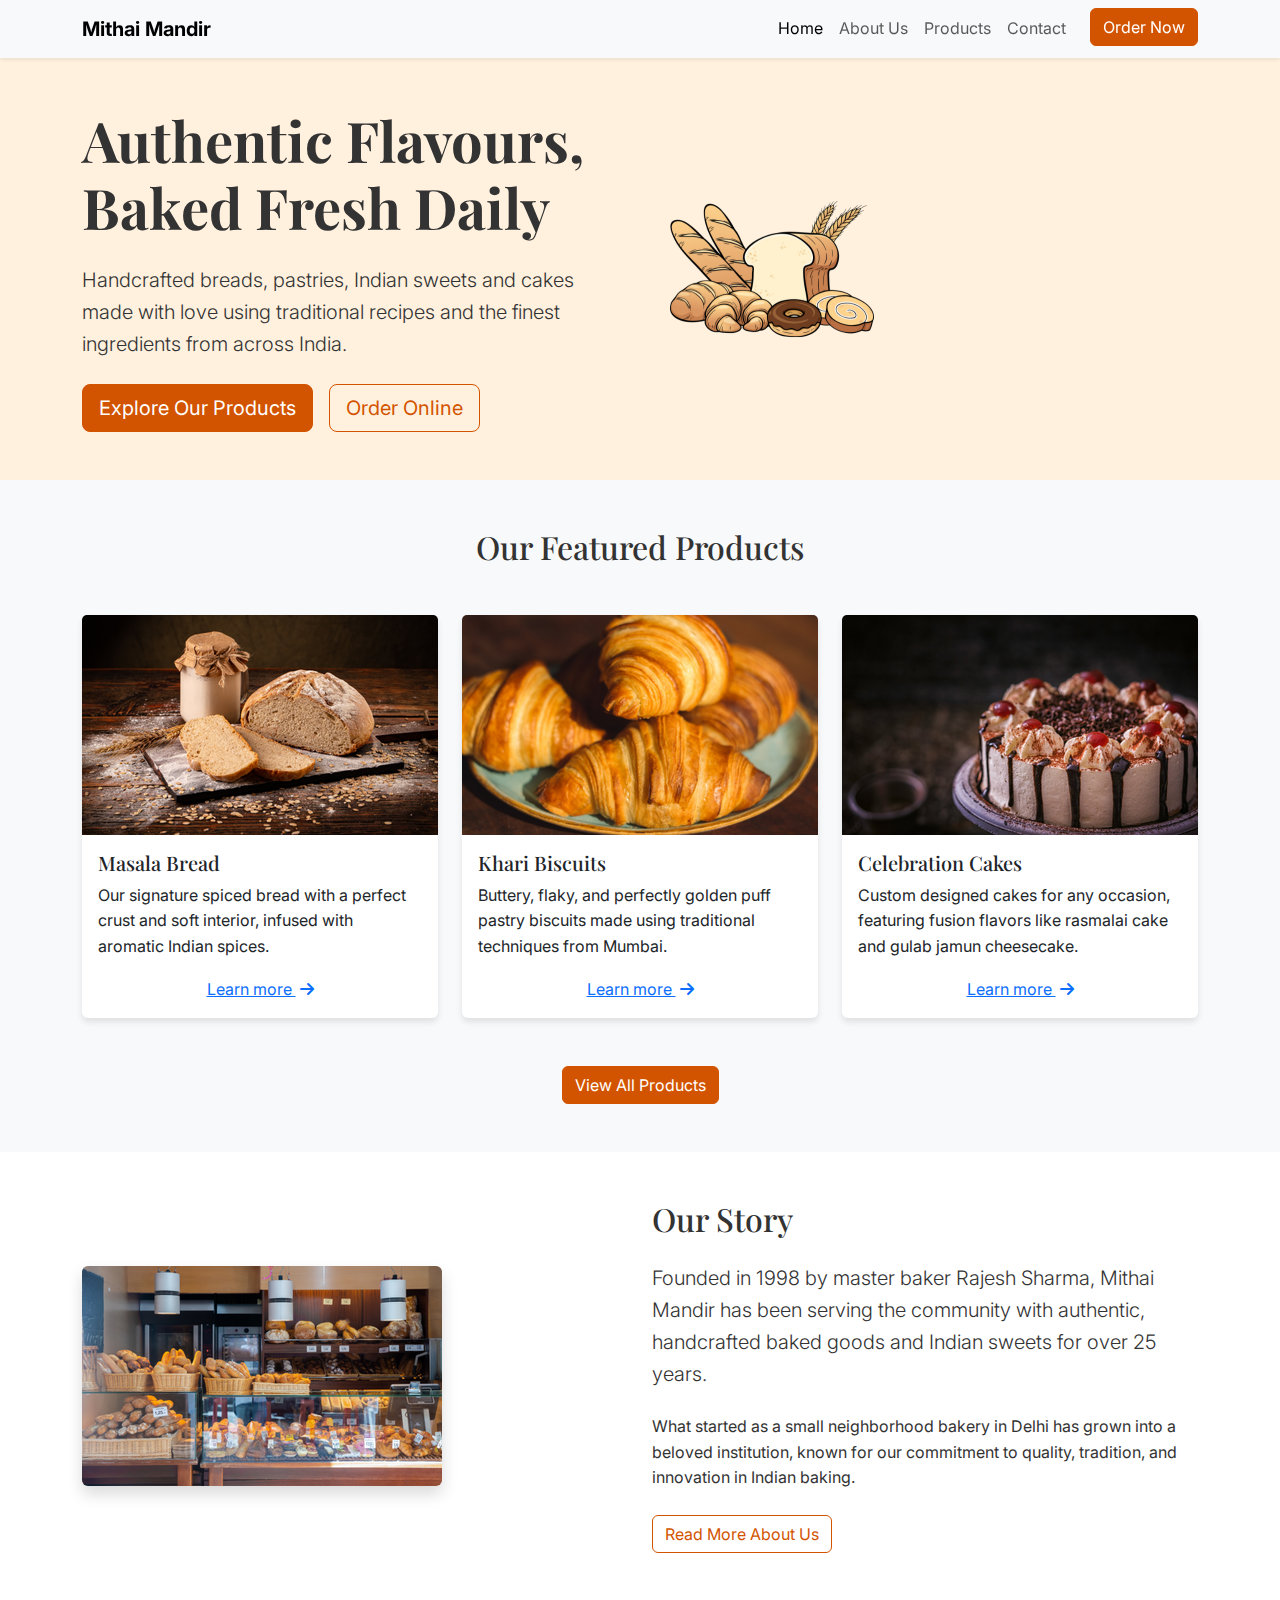
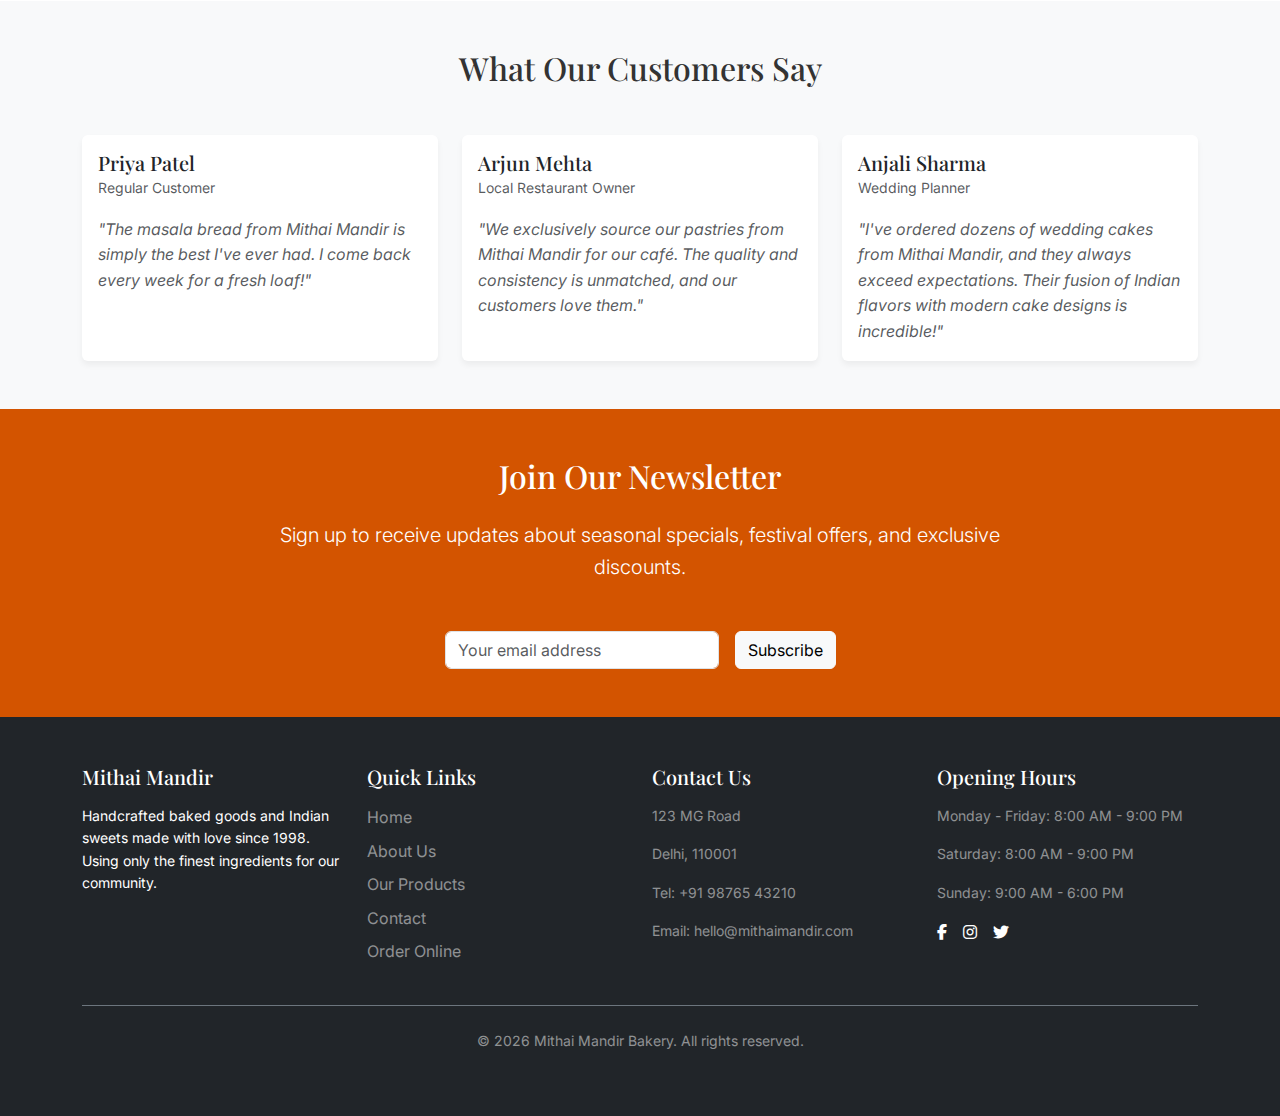
<file: index.html>
<!DOCTYPE html>
<html lang="en">

<head>
    <meta charset="UTF-8">
    <meta name="viewport" content="width=device-width, initial-scale=1.0">
    <title>Mithai Mandir Bakery</title>
    <meta name="description" content="Delicious artisan breads, pastries, cakes and Indian sweets baked fresh daily">

    <!-- Bootstrap CSS -->
    <link href="https://cdn.jsdelivr.net/npm/bootstrap@5.3.0/dist/css/bootstrap.min.css" rel="stylesheet">

    <!-- Google Fonts -->
    <link
        href="https://fonts.googleapis.com/css2?family=Inter:wght@300;400;500;600;700&family=Playfair+Display:wght@400;500;600;700&display=swap"
        rel="stylesheet">

    <!-- Font Awesome Icons -->
    <link rel="stylesheet" href="https://cdnjs.cloudflare.com/ajax/libs/font-awesome/6.4.0/css/all.min.css">

    <!-- Custom CSS -->
    <link rel="stylesheet" href="./CSS/style.css">
</head>

<body>
    <!-- Navigation -->
    <nav class="navbar navbar-expand-lg navbar-light bg-light sticky-top shadow-sm">
        <div class="container">
            <a class="navbar-brand fw-bold" href="index.html">
                Mithai Mandir
            </a>
            <button class="navbar-toggler" type="button" data-bs-toggle="collapse" data-bs-target="#navbarNav">
                <span class="navbar-toggler-icon"></span>
            </button>
            <div class="collapse navbar-collapse" id="navbarNav">
                <ul class="navbar-nav ms-auto">
                    <li class="nav-item">
                        <a class="nav-link active" href="index.html">Home</a>
                    </li>
                    <li class="nav-item">
                        <a class="nav-link" href="about.html">About Us</a>
                    </li>
                    <li class="nav-item">
                        <a class="nav-link" href="products.html">Products</a>
                    </li>
                    <li class="nav-item">
                        <a class="nav-link" href="contact.html">Contact</a>
                    </li>
                    <li class="nav-item ms-lg-3">
                        <a class="btn btn-primary" href="order.html">Order Now</a>
                    </li>
                </ul>
            </div>
        </div>
    </nav>

    <!-- Hero Section -->
    <section class="hero py-5">
        <div class="container">
            <div class="row align-items-center">
                <div class="col-lg-6">
                    <h1 class="display-4 fw-bold mb-4">Authentic Flavours, Baked Fresh Daily</h1>
                    <p class="lead mb-4">Handcrafted breads, pastries, Indian sweets and cakes made with love using
                        traditional recipes and the finest ingredients from across India.</p>
                    <div class="d-flex flex-wrap gap-3">
                        <a href="products.html" class="btn btn-primary btn-lg">Explore Our Products</a>
                        <a href="order.html" class="btn btn-outline-primary btn-lg">Order Online</a>
                    </div>
                </div>
                <div class="col-lg-6 mt-5 mt-lg-0">
                    <img src="img/hero-bread.png" alt="Fresh baked Indian breads" class="img-fluid">
                </div>
            </div>
        </div>
    </section>

    <!-- Featured Products -->
    <section class="py-5 bg-light">
        <div class="container">
            <h2 class="text-center mb-5">Our Featured Products</h2>

            <div class="row g-4">
                <!-- Product 1 -->
                <div class="col-md-6 col-lg-4">
                    <div class="card h-100 product-card">
                        <img src="img/sourdough.png" class="card-img-top" alt="Masala Bread">
                        <div class="card-body d-flex flex-column">
                            <h3 class="card-title h5">Masala Bread</h3>
                            <p class="card-text flex-grow-1">Our signature spiced bread with a perfect crust and soft
                                interior, infused with aromatic Indian spices.</p>
                            <a href="products.html" class="btn btn-link p-0">Learn more <i
                                    class="fas fa-arrow-right ms-1"></i></a>
                        </div>
                    </div>
                </div>

                <!-- Product 2 -->
                <div class="col-md-6 col-lg-4">
                    <div class="card h-100 product-card">
                        <img src="img/croissants.png" class="card-img-top" alt="Khari Biscuits">
                        <div class="card-body d-flex flex-column">
                            <h3 class="card-title h5">Khari Biscuits</h3>
                            <p class="card-text flex-grow-1">Buttery, flaky, and perfectly golden puff pastry biscuits
                                made using traditional techniques from Mumbai.</p>
                            <a href="products.html" class="btn btn-link p-0">Learn more <i
                                    class="fas fa-arrow-right ms-1"></i></a>
                        </div>
                    </div>
                </div>

                <!-- Product 3 -->
                <div class="col-md-6 col-lg-4 mx-auto">
                    <div class="card h-100 product-card">
                        <img src="img/cake.png" class="card-img-top" alt="Celebration Cakes">
                        <div class="card-body d-flex flex-column">
                            <h3 class="card-title h5">Celebration Cakes</h3>
                            <p class="card-text flex-grow-1">Custom designed cakes for any occasion, featuring fusion
                                flavors like rasmalai cake and gulab jamun cheesecake.</p>
                            <a href="products.html" class="btn btn-link p-0">Learn more <i
                                    class="fas fa-arrow-right ms-1"></i></a>
                        </div>
                    </div>
                </div>
            </div>

            <div class="text-center mt-5">
                <a href="products.html" class="btn btn-primary">View All Products</a>
            </div>
        </div>
    </section>

    <!-- Our Story Section -->
    <section class="py-5">
        <div class="container">
            <div class="row align-items-center">
                <div class="col-lg-6 mb-4 mb-lg-0">
                    <img src="img/bakery-story.png" alt="Bakery founders" class="img-fluid rounded shadow">
                </div>
                <div class="col-lg-6">
                    <h2 class="mb-4">Our Story</h2>
                    <p class="lead mb-4">Founded in 1998 by master baker Rajesh Sharma, Mithai Mandir has been serving
                        the community with authentic, handcrafted baked goods and Indian sweets for over 25 years.</p>
                    <p class="mb-4">What started as a small neighborhood bakery in Delhi has grown into a beloved
                        institution, known for our commitment to quality, tradition, and innovation in Indian baking.
                    </p>
                    <a href="about.html" class="btn btn-outline-primary">Read More About Us</a>
                </div>
            </div>
        </div>
    </section>

    <!-- Testimonials -->
    <section class="py-5 bg-light">
        <div class="container">
            <h2 class="text-center mb-5">What Our Customers Say</h2>

            <div class="row g-4">
                <!-- Testimonial 1 -->
                <div class="col-md-6 col-lg-4">
                    <div class="card h-100 testimonial">
                        <div class="card-body">
                            <div class="d-flex align-items-center mb-3">
                                <div>
                                    <h5 class="card-title mb-0">Priya Patel</h5>
                                    <small class="text-muted">Regular Customer</small>
                                </div>
                            </div>
                            <p class="card-text fst-italic text-muted">"The masala bread from Mithai Mandir is simply
                                the best I've ever had. I come back every week for a fresh loaf!"</p>
                        </div>
                    </div>
                </div>

                <!-- Testimonial 2 -->
                <div class="col-md-6 col-lg-4">
                    <div class="card h-100 testimonial">
                        <div class="card-body">
                            <div class="d-flex align-items-center mb-3">
                                <div>
                                    <h5 class="card-title mb-0">Arjun Mehta</h5>
                                    <small class="text-muted">Local Restaurant Owner</small>
                                </div>
                            </div>
                            <p class="card-text fst-italic text-muted">"We exclusively source our pastries from Mithai
                                Mandir for our café. The quality and consistency is unmatched, and our customers love
                                them."</p>
                        </div>
                    </div>
                </div>

                <!-- Testimonial 3 -->
                <div class="col-md-6 col-lg-4 mx-auto">
                    <div class="card h-100 testimonial">
                        <div class="card-body">
                            <div class="d-flex align-items-center mb-3">
                                <div>
                                    <h5 class="card-title mb-0">Anjali Sharma</h5>
                                    <small class="text-muted">Wedding Planner</small>
                                </div>
                            </div>
                            <p class="card-text fst-italic text-muted">"I've ordered dozens of wedding cakes from Mithai
                                Mandir, and they always exceed expectations. Their fusion of Indian flavors with modern
                                cake designs is incredible!"</p>
                        </div>
                    </div>
                </div>
            </div>
        </div>
    </section>

    <!-- Newsletter -->
    <section class="py-5 bg-primary text-white">
        <div class="container">
            <div class="row justify-content-center">
                <div class="col-lg-8 text-center">
                    <h2 class="mb-4">Join Our Newsletter</h2>
                    <p class="lead mb-5">Sign up to receive updates about seasonal specials, festival offers, and
                        exclusive discounts.</p>

                    <form class="row g-3 justify-content-center" id="newsletter-form">
                        <div class="col-auto">
                            <input type="email" class="form-control" placeholder="Your email address" required>
                        </div>
                        <div class="col-auto">
                            <button type="submit" class="btn btn-light">Subscribe</button>
                        </div>
                    </form>
                    <div id="newsletter-success" class="alert alert-success mt-3 d-none">
                        Thank you for subscribing!
                    </div>
                </div>
            </div>
        </div>
    </section>

    <!-- Footer -->
    <footer class="bg-dark text-white py-5">
        <div class="container">
            <div class="row g-4">
                <!-- Column 1: Logo & About -->
                <div class="col-lg-3 col-md-6">
                    <h3 class="h5 mb-3">Mithai Mandir</h3>
                    <p class="small">Handcrafted baked goods and Indian sweets made with love since 1998. Using only the
                        finest ingredients for our community.</p>
                </div>

                <!-- Column 2: Quick Links -->
                <div class="col-lg-3 col-md-6">
                    <h4 class="h5 mb-3">Quick Links</h4>
                    <ul class="list-unstyled">
                        <li class="mb-2"><a href="index.html"
                                class="text-decoration-none text-white-50 hover-white">Home</a></li>
                        <li class="mb-2"><a href="about.html"
                                class="text-decoration-none text-white-50 hover-white">About Us</a></li>
                        <li class="mb-2"><a href="products.html"
                                class="text-decoration-none text-white-50 hover-white">Our Products</a></li>
                        <li class="mb-2"><a href="contact.html"
                                class="text-decoration-none text-white-50 hover-white">Contact</a></li>
                        <li><a href="order.html" class="text-decoration-none text-white-50 hover-white">Order Online</a>
                        </li>
                    </ul>
                </div>

                <!-- Column 3: Contact -->
                <div class="col-lg-3 col-md-6">
                    <h4 class="h5 mb-3">Contact Us</h4>
                    <address class="small text-white-50">
                        <p>123 MG Road</p>
                        <p>Delhi, 110001</p>
                        <p class="mt-2">Tel: +91 98765 43210</p>
                        <p>Email: hello@mithaimandir.com</p>
                    </address>
                </div>

                <!-- Column 4: Hours -->
                <div class="col-lg-3 col-md-6">
                    <h4 class="h5 mb-3">Opening Hours</h4>
                    <div class="small text-white-50">
                        <p>Monday - Friday: 8:00 AM - 9:00 PM</p>
                        <p>Saturday: 8:00 AM - 9:00 PM</p>
                        <p>Sunday: 9:00 AM - 6:00 PM</p>
                    </div>
                    <div class="mt-3 d-flex gap-3">
                        <a href="#" class="text-white"><i class="fab fa-facebook-f"></i></a>
                        <a href="#" class="text-white"><i class="fab fa-instagram"></i></a>
                        <a href="#" class="text-white"><i class="fab fa-twitter"></i></a>
                    </div>
                </div>
            </div>

            <div class="border-top border-secondary mt-4 pt-4 text-center text-white-50 small">
                <p>© <span id="current-year"></span> Mithai Mandir Bakery. All rights reserved.</p>
            </div>
        </div>
    </footer>

    <!-- Bootstrap JS Bundle with Popper -->
    <script src="https://cdn.jsdelivr.net/npm/bootstrap@5.3.0/dist/js/bootstrap.bundle.min.js"></script>

    <!-- Custom JavaScript -->
    <script src="./JS/script.js"></script>
</body>

</html>
</file>
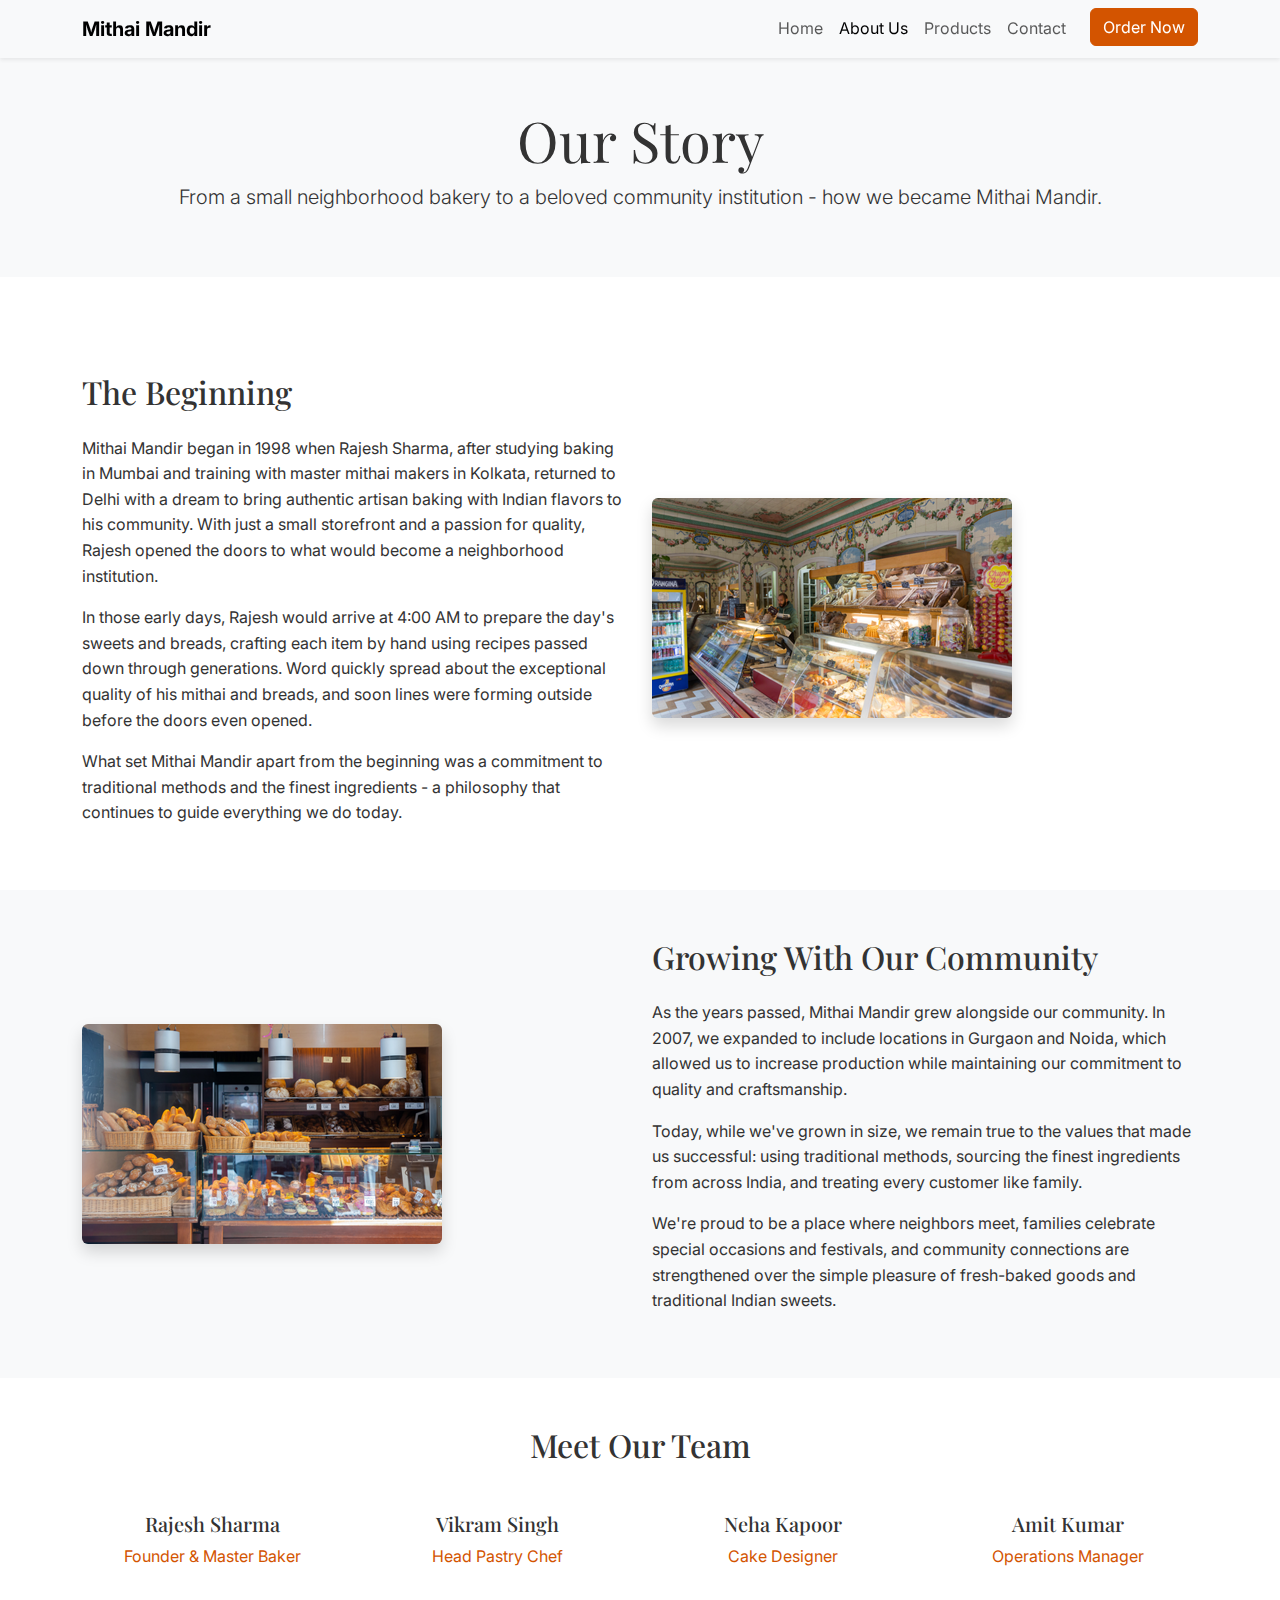
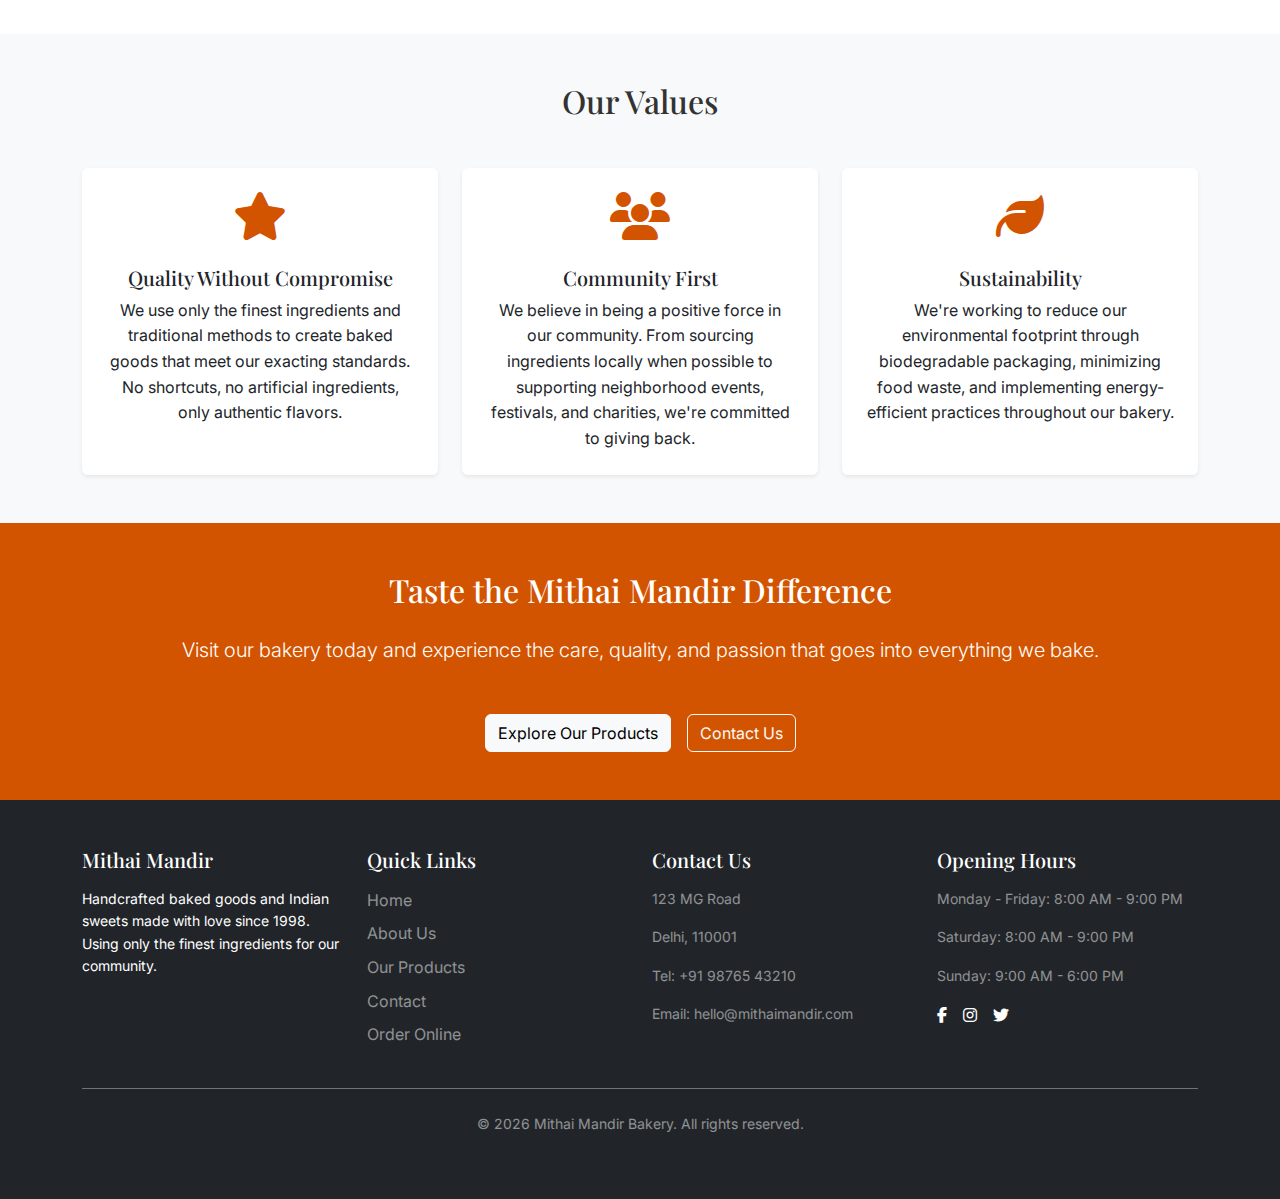
<file: about.html>
<!DOCTYPE html>
<html lang="en">

<head>
    <meta charset="UTF-8">
    <meta name="viewport" content="width=device-width, initial-scale=1.0">
    <title>About Us - Mithai Mandir Bakery</title>
    <meta name="description" content="Learn about the story behind Mithai Mandir Bakery, our team, and our values.">

    <!-- Bootstrap CSS -->
    <link href="https://cdn.jsdelivr.net/npm/bootstrap@5.3.0/dist/css/bootstrap.min.css" rel="stylesheet">

    <!-- Google Fonts -->
    <link
        href="https://fonts.googleapis.com/css2?family=Inter:wght@300;400;500;600;700&family=Playfair+Display:wght@400;500;600;700&display=swap"
        rel="stylesheet">

    <!-- Font Awesome Icons -->
    <link rel="stylesheet" href="https://cdnjs.cloudflare.com/ajax/libs/font-awesome/6.4.0/css/all.min.css">

    <!-- Custom CSS -->
    <link rel="stylesheet" href="./CSS/style.css">
</head>

<body>
    <!-- Navigation -->
    <nav class="navbar navbar-expand-lg navbar-light bg-light sticky-top shadow-sm">
        <div class="container">
            <a class="navbar-brand fw-bold" href="index.html">
                Mithai Mandir
            </a>
            <button class="navbar-toggler" type="button" data-bs-toggle="collapse" data-bs-target="#navbarNav">
                <span class="navbar-toggler-icon"></span>
            </button>
            <div class="collapse navbar-collapse" id="navbarNav">
                <ul class="navbar-nav ms-auto">
                    <li class="nav-item">
                        <a class="nav-link" href="index.html">Home</a>
                    </li>
                    <li class="nav-item">
                        <a class="nav-link active" href="about.html">About Us</a>
                    </li>
                    <li class="nav-item">
                        <a class="nav-link" href="products.html">Products</a>
                    </li>
                    <li class="nav-item">
                        <a class="nav-link" href="contact.html">Contact</a>
                    </li>
                    <li class="nav-item ms-lg-3">
                        <a class="btn btn-primary" href="order.html">Order Now</a>
                    </li>
                </ul>
            </div>
        </div>
    </nav>

    <!-- Page Header -->
    <section class="bg-light py-5 mb-5">
        <div class="container">
            <h1 class="text-center display-4">Our Story</h1>
            <p class="lead text-center">From a small neighborhood bakery to a beloved community institution - how we
                became Mithai Mandir.</p>
        </div>
    </section>

    <!-- Our History -->
    <section class="py-5">
        <div class="container">
            <div class="row align-items-center">
                <div class="col-lg-6 order-lg-2 mb-4 mb-lg-0">
                    <img src="img/bakery-history.png" alt="Old bakery photo" class="img-fluid rounded shadow">
                </div>
                <div class="col-lg-6 order-lg-1">
                    <h2 class="mb-4">The Beginning</h2>
                    <p class="mb-3">Mithai Mandir began in 1998 when Rajesh Sharma, after studying baking in Mumbai and
                        training with master mithai makers in Kolkata, returned to Delhi with a dream to bring authentic
                        artisan baking with Indian flavors to his community. With just a small storefront and a passion
                        for quality, Rajesh opened the doors to what would become a neighborhood institution.</p>
                    <p class="mb-3">In those early days, Rajesh would arrive at 4:00 AM to prepare the day's sweets and
                        breads, crafting each item by hand using recipes passed down through generations. Word quickly
                        spread about the exceptional quality of his mithai and breads, and soon lines were forming
                        outside before the doors even opened.</p>
                    <p>What set Mithai Mandir apart from the beginning was a commitment to traditional methods and the
                        finest ingredients - a philosophy that continues to guide everything we do today.</p>
                </div>
            </div>
        </div>
    </section>

    <!-- Growth & Values -->
    <section class="py-5 bg-light">
        <div class="container">
            <div class="row align-items-center">
                <div class="col-lg-6 mb-4 mb-lg-0">
                    <img src="img/bakery-story.png" alt="Modern bakery" class="img-fluid rounded shadow">
                </div>
                <div class="col-lg-6">
                    <h2 class="mb-4">Growing With Our Community</h2>
                    <p class="mb-3">As the years passed, Mithai Mandir grew alongside our community. In 2007, we
                        expanded to include locations in Gurgaon and Noida, which allowed us to increase production
                        while maintaining our commitment to quality and craftsmanship.</p>
                    <p class="mb-3">Today, while we've grown in size, we remain true to the values that made us
                        successful: using traditional methods, sourcing the finest ingredients from across India, and
                        treating every customer like family.</p>
                    <p>We're proud to be a place where neighbors meet, families celebrate special occasions and
                        festivals, and community connections are strengthened over the simple pleasure of fresh-baked
                        goods and traditional Indian sweets.</p>
                </div>
            </div>
        </div>
    </section>

    <!-- Our Team -->
    <section class="py-5">
        <div class="container">
            <h2 class="text-center mb-5">Meet Our Team</h2>

            <div class="row g-4">
                <!-- Team Member 1 -->
                <div class="col-md-6 col-lg-3">
                    <div class="text-center">
                        <h3 class="h5">Rajesh Sharma</h3>
                        <p class="text-primary">Founder & Master Baker</p>
                    </div>
                </div>

                <!-- Team Member 2 -->
                <div class="col-md-6 col-lg-3">
                    <div class="text-center">
                        <h3 class="h5">Vikram Singh</h3>
                        <p class="text-primary">Head Pastry Chef</p>
                    </div>
                </div>

                <!-- Team Member 3 -->
                <div class="col-md-6 col-lg-3">
                    <div class="text-center">
                        <h3 class="h5">Neha Kapoor</h3>
                        <p class="text-primary">Cake Designer</p>
                    </div>
                </div>

                <!-- Team Member 4 -->
                <div class="col-md-6 col-lg-3">
                    <div class="text-center">
                        <h3 class="h5">Amit Kumar</h3>
                        <p class="text-primary">Operations Manager</p>
                    </div>
                </div>
            </div>
        </div>
    </section>

    <!-- Our Values -->
    <section class="py-5 bg-light">
        <div class="container">
            <h2 class="text-center mb-5">Our Values</h2>

            <div class="row g-4">
                <!-- Value 1 -->
                <div class="col-md-4">
                    <div class="card h-100 border-0 shadow-sm">
                        <div class="card-body p-4">
                            <div class="text-center mb-4">
                                <i class="fas fa-star text-primary fa-3x"></i>
                            </div>
                            <h3 class="card-title h5 text-center">Quality Without Compromise</h3>
                            <p class="card-text text-center">We use only the finest ingredients and traditional methods
                                to create baked goods that meet our exacting standards. No shortcuts, no artificial
                                ingredients, only authentic flavors.</p>
                        </div>
                    </div>
                </div>

                <!-- Value 2 -->
                <div class="col-md-4">
                    <div class="card h-100 border-0 shadow-sm">
                        <div class="card-body p-4">
                            <div class="text-center mb-4">
                                <i class="fas fa-users text-primary fa-3x"></i>
                            </div>
                            <h3 class="card-title h5 text-center">Community First</h3>
                            <p class="card-text text-center">We believe in being a positive force in our community. From
                                sourcing ingredients locally when possible to supporting neighborhood events, festivals,
                                and charities, we're committed to giving back.</p>
                        </div>
                    </div>
                </div>

                <!-- Value 3 -->
                <div class="col-md-4">
                    <div class="card h-100 border-0 shadow-sm">
                        <div class="card-body p-4">
                            <div class="text-center mb-4">
                                <i class="fas fa-leaf text-primary fa-3x"></i>
                            </div>
                            <h3 class="card-title h5 text-center">Sustainability</h3>
                            <p class="card-text text-center">We're working to reduce our environmental footprint through
                                biodegradable packaging, minimizing food waste, and implementing energy-efficient
                                practices throughout our bakery.</p>
                        </div>
                    </div>
                </div>
            </div>
        </div>
    </section>

    <!-- CTA -->
    <section class="py-5 bg-primary text-white">
        <div class="container text-center">
            <h2 class="mb-4">Taste the Mithai Mandir Difference</h2>
            <p class="lead mb-5">Visit our bakery today and experience the care, quality, and passion that goes into
                everything we bake.</p>
            <div class="d-flex justify-content-center flex-wrap gap-3">
                <a href="products.html" class="btn btn-light">Explore Our Products</a>
                <a href="contact.html" class="btn btn-outline-light">Contact Us</a>
            </div>
        </div>
    </section>

    <!-- Footer -->
    <footer class="bg-dark text-white py-5">
        <div class="container">
            <div class="row g-4">
                <!-- Column 1: Logo & About -->
                <div class="col-lg-3 col-md-6">
                    <h3 class="h5 mb-3">Mithai Mandir</h3>
                    <p class="small">Handcrafted baked goods and Indian sweets made with love since 1998. Using only the
                        finest ingredients for our community.</p>
                </div>

                <!-- Column 2: Quick Links -->
                <div class="col-lg-3 col-md-6">
                    <h4 class="h5 mb-3">Quick Links</h4>
                    <ul class="list-unstyled">
                        <li class="mb-2"><a href="index.html"
                                class="text-decoration-none text-white-50 hover-white">Home</a></li>
                        <li class="mb-2"><a href="about.html"
                                class="text-decoration-none text-white-50 hover-white">About Us</a></li>
                        <li class="mb-2"><a href="products.html"
                                class="text-decoration-none text-white-50 hover-white">Our Products</a></li>
                        <li class="mb-2"><a href="contact.html"
                                class="text-decoration-none text-white-50 hover-white">Contact</a></li>
                        <li><a href="order.html" class="text-decoration-none text-white-50 hover-white">Order Online</a>
                        </li>
                    </ul>
                </div>

                <!-- Column 3: Contact -->
                <div class="col-lg-3 col-md-6">
                    <h4 class="h5 mb-3">Contact Us</h4>
                    <address class="small text-white-50">
                        <p>123 MG Road</p>
                        <p>Delhi, 110001</p>
                        <p class="mt-2">Tel: +91 98765 43210</p>
                        <p>Email: hello@mithaimandir.com</p>
                    </address>
                </div>

                <!-- Column 4: Hours -->
                <div class="col-lg-3 col-md-6">
                    <h4 class="h5 mb-3">Opening Hours</h4>
                    <div class="small text-white-50">
                        <p>Monday - Friday: 8:00 AM - 9:00 PM</p>
                        <p>Saturday: 8:00 AM - 9:00 PM</p>
                        <p>Sunday: 9:00 AM - 6:00 PM</p>
                    </div>
                    <div class="mt-3 d-flex gap-3">
                        <a href="#" class="text-white"><i class="fab fa-facebook-f"></i></a>
                        <a href="#" class="text-white"><i class="fab fa-instagram"></i></a>
                        <a href="#" class="text-white"><i class="fab fa-twitter"></i></a>
                    </div>
                </div>
            </div>

            <div class="border-top border-secondary mt-4 pt-4 text-center text-white-50 small">
                <p>© <span id="current-year"></span> Mithai Mandir Bakery. All rights reserved.</p>
            </div>
        </div>
    </footer>

    <!-- Bootstrap JS Bundle with Popper -->
    <script src="https://cdn.jsdelivr.net/npm/bootstrap@5.3.0/dist/js/bootstrap.bundle.min.js"></script>

    <!-- Custom JavaScript -->
    <script src="./JS/script.js"></script>
</body>

</html>
</file>
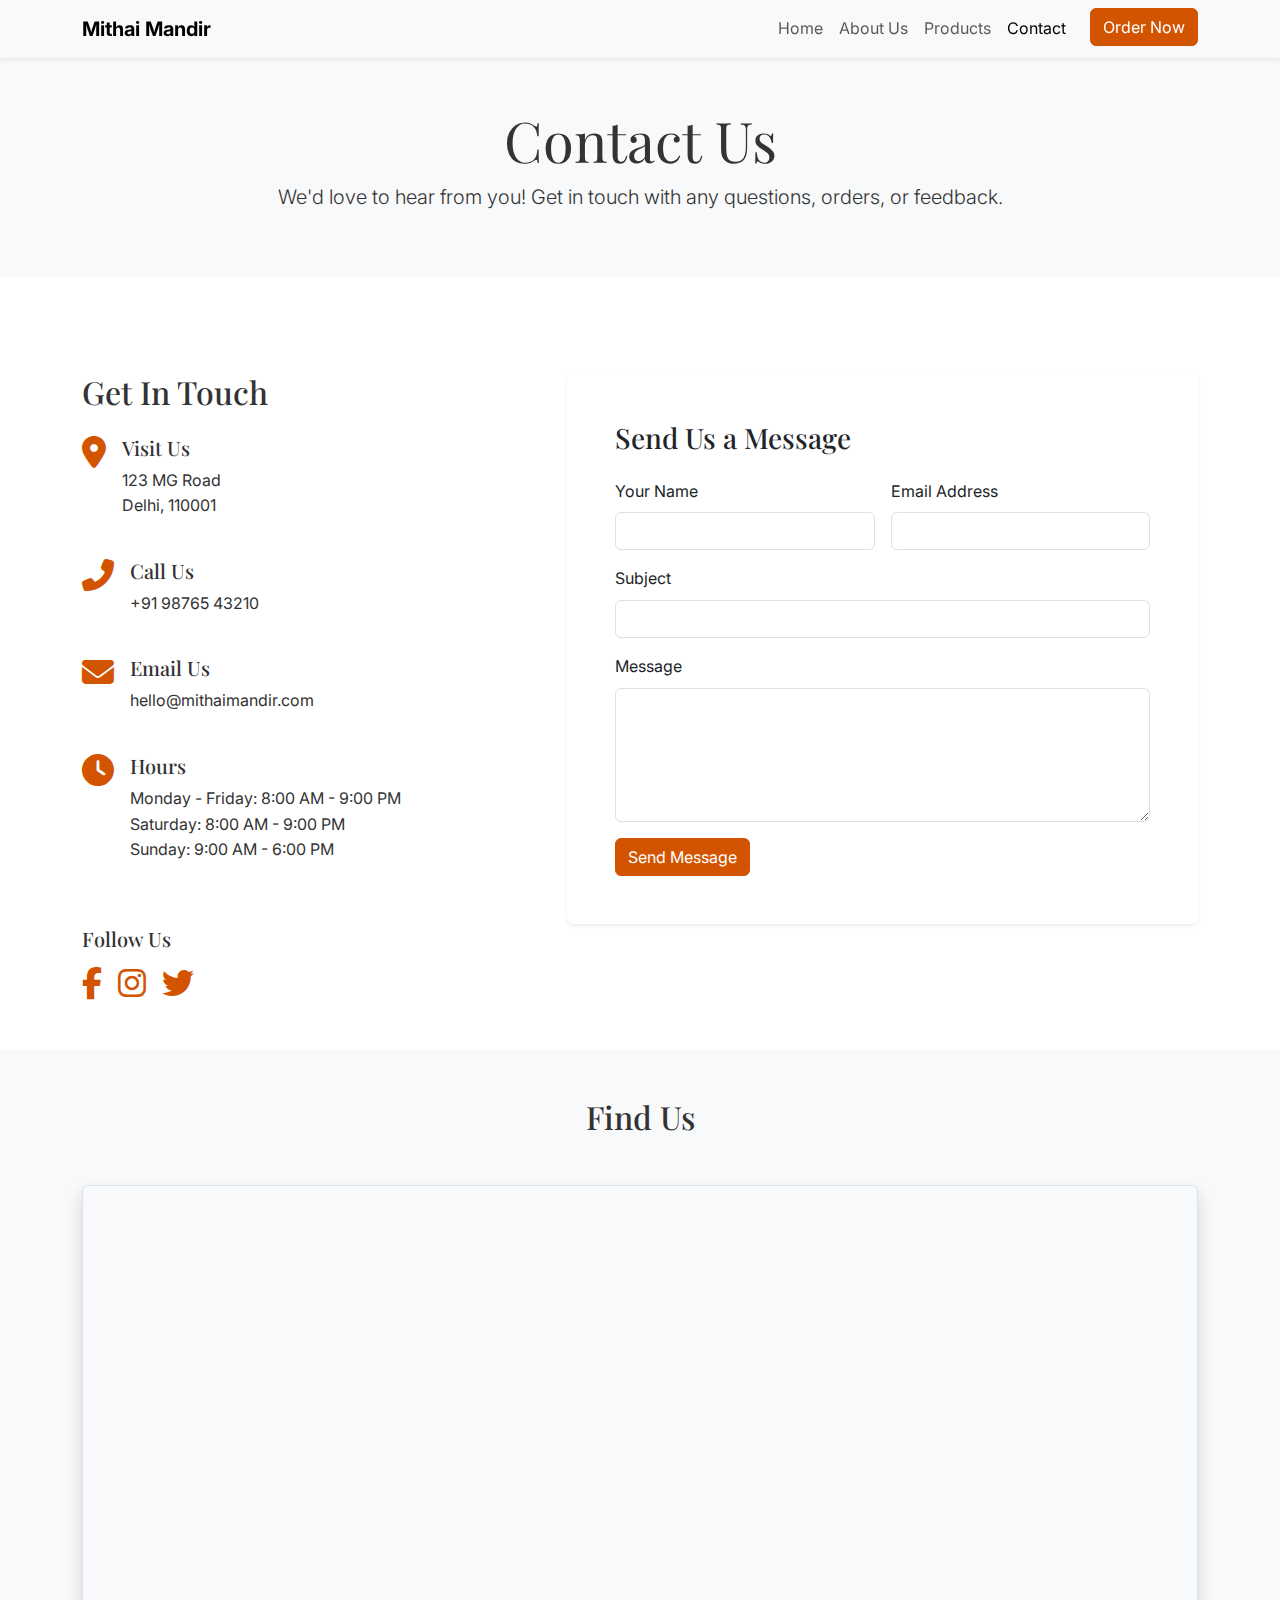
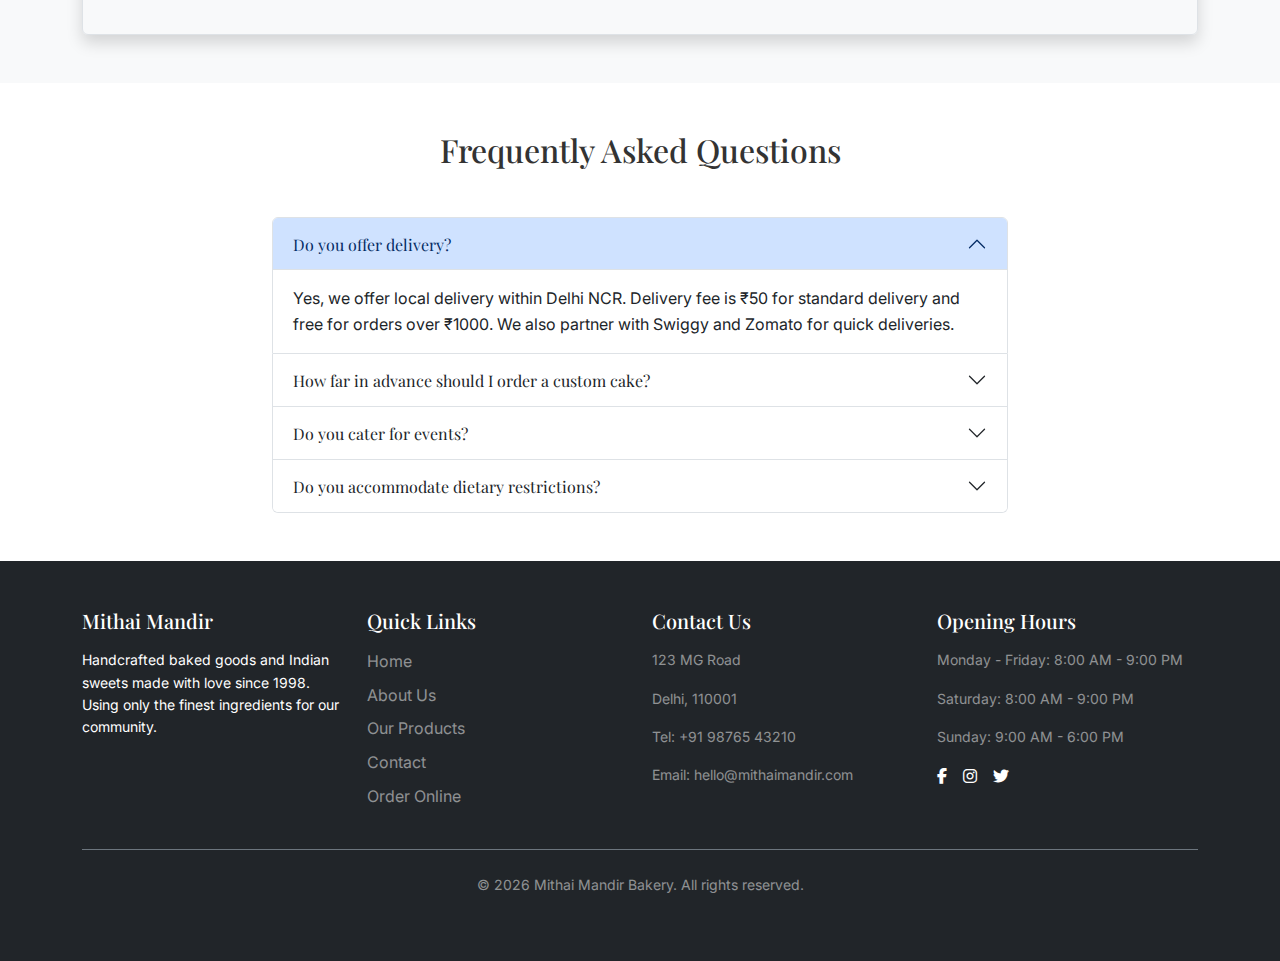
<file: contact.html>
<!DOCTYPE html>
<html lang="en">

<head>
    <meta charset="UTF-8">
    <meta name="viewport" content="width=device-width, initial-scale=1.0">
    <title>Contact Us - Mithai Mandir Bakery</title>
    <meta name="description"
        content="Get in touch with Mithai Mandir Bakery for inquiries, custom orders, or feedback.">

    <!-- Bootstrap CSS -->
    <link href="https://cdn.jsdelivr.net/npm/bootstrap@5.3.0/dist/css/bootstrap.min.css" rel="stylesheet">

    <!-- Google Fonts -->
    <link
        href="https://fonts.googleapis.com/css2?family=Inter:wght@300;400;500;600;700&family=Playfair+Display:wght@400;500;600;700&display=swap"
        rel="stylesheet">

    <!-- Font Awesome Icons -->
    <link rel="stylesheet" href="https://cdnjs.cloudflare.com/ajax/libs/font-awesome/6.4.0/css/all.min.css">

    <!-- Custom CSS -->
    <link rel="stylesheet" href="./CSS/style.css">
</head>

<body>
    <!-- Navigation -->
    <nav class="navbar navbar-expand-lg navbar-light bg-light sticky-top shadow-sm">
        <div class="container">
            <a class="navbar-brand fw-bold" href="index.html">
                Mithai Mandir
            </a>
            <button class="navbar-toggler" type="button" data-bs-toggle="collapse" data-bs-target="#navbarNav">
                <span class="navbar-toggler-icon"></span>
            </button>
            <div class="collapse navbar-collapse" id="navbarNav">
                <ul class="navbar-nav ms-auto">
                    <li class="nav-item">
                        <a class="nav-link" href="index.html">Home</a>
                    </li>
                    <li class="nav-item">
                        <a class="nav-link" href="about.html">About Us</a>
                    </li>
                    <li class="nav-item">
                        <a class="nav-link" href="products.html">Products</a>
                    </li>
                    <li class="nav-item">
                        <a class="nav-link active" href="contact.html">Contact</a>
                    </li>
                    <li class="nav-item ms-lg-3">
                        <a class="btn btn-primary" href="order.html">Order Now</a>
                    </li>
                </ul>
            </div>
        </div>
    </nav>

    <!-- Page Header -->
    <section class="bg-light py-5 mb-5">
        <div class="container">
            <h1 class="text-center display-4">Contact Us</h1>
            <p class="lead text-center">We'd love to hear from you! Get in touch with any questions, orders, or
                feedback.</p>
        </div>
    </section>

    <!-- Contact Details & Form -->
    <section class="py-5">
        <div class="container">
            <div class="row g-5">
                <!-- Contact Info -->
                <div class="col-lg-5">
                    <h2 class="mb-4">Get In Touch</h2>

                    <div class="d-flex mb-4">
                        <div class="flex-shrink-0 me-3">
                            <i class="fas fa-map-marker-alt text-primary fa-2x"></i>
                        </div>
                        <div>
                            <h5 class="mt-0">Visit Us</h5>
                            <p>123 MG Road<br>Delhi, 110001</p>
                        </div>
                    </div>

                    <div class="d-flex mb-4">
                        <div class="flex-shrink-0 me-3">
                            <i class="fas fa-phone-alt text-primary fa-2x"></i>
                        </div>
                        <div>
                            <h5 class="mt-0">Call Us</h5>
                            <p>+91 98765 43210</p>
                        </div>
                    </div>

                    <div class="d-flex mb-4">
                        <div class="flex-shrink-0 me-3">
                            <i class="fas fa-envelope text-primary fa-2x"></i>
                        </div>
                        <div>
                            <h5 class="mt-0">Email Us</h5>
                            <p>hello@mithaimandir.com</p>
                        </div>
                    </div>

                    <div class="d-flex mb-4">
                        <div class="flex-shrink-0 me-3">
                            <i class="fas fa-clock text-primary fa-2x"></i>
                        </div>
                        <div>
                            <h5 class="mt-0">Hours</h5>
                            <p>Monday - Friday: 8:00 AM - 9:00 PM<br>
                                Saturday: 8:00 AM - 9:00 PM<br>
                                Sunday: 9:00 AM - 6:00 PM</p>
                        </div>
                    </div>

                    <div class="mt-5">
                        <h5 class="mb-3">Follow Us</h5>
                        <div class="d-flex gap-3">
                            <a href="#" class="social-icon"><i class="fab fa-facebook-f fa-2x text-primary"></i></a>
                            <a href="#" class="social-icon"><i class="fab fa-instagram fa-2x text-primary"></i></a>
                            <a href="#" class="social-icon"><i class="fab fa-twitter fa-2x text-primary"></i></a>
                        </div>
                    </div>
                </div>

                <!-- Contact Form -->
                <div class="col-lg-7">
                    <div class="card border-0 shadow-sm">
                        <div class="card-body p-4 p-md-5">
                            <h3 class="mb-4">Send Us a Message</h3>

                            <form id="contactForm">
                                <div class="row g-3">
                                    <div class="col-md-6">
                                        <label for="name" class="form-label">Your Name</label>
                                        <input type="text" class="form-control" id="name" required>
                                    </div>

                                    <div class="col-md-6">
                                        <label for="email" class="form-label">Email Address</label>
                                        <input type="email" class="form-control" id="email" required>
                                    </div>

                                    <div class="col-12">
                                        <label for="subject" class="form-label">Subject</label>
                                        <input type="text" class="form-control" id="subject">
                                    </div>

                                    <div class="col-12">
                                        <label for="message" class="form-label">Message</label>
                                        <textarea class="form-control" id="message" rows="5" required></textarea>
                                    </div>

                                    <div class="col-12">
                                        <button type="submit" class="btn btn-primary">Send Message</button>
                                    </div>
                                </div>

                                <div id="form-success" class="alert alert-success mt-4 d-none">
                                    Your message has been sent! We'll get back to you soon.
                                </div>

                                <div id="form-error" class="alert alert-danger mt-4 d-none">
                                    There was a problem sending your message. Please try again.
                                </div>
                            </form>
                        </div>
                    </div>
                </div>
            </div>
        </div>
    </section>

    <!-- Map Section -->
    <section class="py-5 bg-light">
        <div class="container">
            <h2 class="text-center mb-5">Find Us</h2>
            <div class="ratio ratio-21x9" style="max-height: 450px;">
                <iframe
                    src="https://www.google.com/maps/embed?pb=!1m18!1m12!1m3!1d3501.8023572544797!2d77.2185031!3d28.632735!2m3!1f0!2f0!3f0!3m2!1i1024!2i768!4f13.1!3m3!1m2!1s0x390cfd5b347eb62d%3A0x37205b715389640!2sConnaught%20Place%2C%20New%20Delhi%2C%20Delhi%2C%20India!5e0!3m2!1sen!2sus!4v1620051863503!5m2!1sen!2sus"
                    class="border rounded shadow" allowfullscreen="" loading="lazy"></iframe>
            </div>
        </div>
    </section>

    <!-- FAQ Section -->
    <section class="py-5">
        <div class="container">
            <h2 class="text-center mb-5">Frequently Asked Questions</h2>

            <div class="row justify-content-center">
                <div class="col-lg-8">
                    <div class="accordion" id="faqAccordion">
                        <!-- FAQ Item 1 -->
                        <div class="accordion-item">
                            <h2 class="accordion-header" id="faqHeading1">
                                <button class="accordion-button" type="button" data-bs-toggle="collapse"
                                    data-bs-target="#faqCollapse1" aria-expanded="true" aria-controls="faqCollapse1">
                                    Do you offer delivery?
                                </button>
                            </h2>
                            <div id="faqCollapse1" class="accordion-collapse collapse show"
                                aria-labelledby="faqHeading1" data-bs-parent="#faqAccordion">
                                <div class="accordion-body">
                                    Yes, we offer local delivery within Delhi NCR. Delivery fee is ₹50 for standard
                                    delivery and free for orders over ₹1000. We also partner with Swiggy and Zomato for
                                    quick deliveries.
                                </div>
                            </div>
                        </div>

                        <!-- FAQ Item 2 -->
                        <div class="accordion-item">
                            <h2 class="accordion-header" id="faqHeading2">
                                <button class="accordion-button collapsed" type="button" data-bs-toggle="collapse"
                                    data-bs-target="#faqCollapse2" aria-expanded="false" aria-controls="faqCollapse2">
                                    How far in advance should I order a custom cake?
                                </button>
                            </h2>
                            <div id="faqCollapse2" class="accordion-collapse collapse" aria-labelledby="faqHeading2"
                                data-bs-parent="#faqAccordion">
                                <div class="accordion-body">
                                    For standard custom cakes, we recommend placing your order at least 48 hours in
                                    advance. For wedding cakes or detailed custom designs, please contact us at least 2
                                    weeks before your event. For festival seasons like Diwali, we suggest ordering at
                                    least a week in advance due to high demand.
                                </div>
                            </div>
                        </div>

                        <!-- FAQ Item 3 -->
                        <div class="accordion-item">
                            <h2 class="accordion-header" id="faqHeading3">
                                <button class="accordion-button collapsed" type="button" data-bs-toggle="collapse"
                                    data-bs-target="#faqCollapse3" aria-expanded="false" aria-controls="faqCollapse3">
                                    Do you cater for events?
                                </button>
                            </h2>
                            <div id="faqCollapse3" class="accordion-collapse collapse" aria-labelledby="faqHeading3"
                                data-bs-parent="#faqAccordion">
                                <div class="accordion-body">
                                    Yes! We offer catering services for both corporate and private events. We can
                                    provide breakfast pastries, dessert platters, celebration cakes, and traditional
                                    Indian sweet boxes for weddings and festivities. Contact us for a custom quote.
                                </div>
                            </div>
                        </div>

                        <!-- FAQ Item 4 -->
                        <div class="accordion-item">
                            <h2 class="accordion-header" id="faqHeading4">
                                <button class="accordion-button collapsed" type="button" data-bs-toggle="collapse"
                                    data-bs-target="#faqCollapse4" aria-expanded="false" aria-controls="faqCollapse4">
                                    Do you accommodate dietary restrictions?
                                </button>
                            </h2>
                            <div id="faqCollapse4" class="accordion-collapse collapse" aria-labelledby="faqHeading4"
                                data-bs-parent="#faqAccordion">
                                <div class="accordion-body">
                                    We offer a selection of eggless, sugar-free, and vegan options. We also have special
                                    Jain-friendly items during festivals. Please inform us of any allergies or dietary
                                    restrictions when placing your order, and we'll do our best to accommodate your
                                    needs.
                                </div>
                            </div>
                        </div>
                    </div>
                </div>
            </div>
        </div>
    </section>

    <!-- Footer -->
    <footer class="bg-dark text-white py-5">
        <div class="container">
            <div class="row g-4">
                <!-- Column 1: Logo & About -->
                <div class="col-lg-3 col-md-6">
                    <h3 class="h5 mb-3">Mithai Mandir</h3>
                    <p class="small">Handcrafted baked goods and Indian sweets made with love since 1998. Using only the
                        finest ingredients for our community.</p>
                </div>

                <!-- Column 2: Quick Links -->
                <div class="col-lg-3 col-md-6">
                    <h4 class="h5 mb-3">Quick Links</h4>
                    <ul class="list-unstyled">
                        <li class="mb-2"><a href="index.html"
                                class="text-decoration-none text-white-50 hover-white">Home</a></li>
                        <li class="mb-2"><a href="about.html"
                                class="text-decoration-none text-white-50 hover-white">About Us</a></li>
                        <li class="mb-2"><a href="products.html"
                                class="text-decoration-none text-white-50 hover-white">Our Products</a></li>
                        <li class="mb-2"><a href="contact.html"
                                class="text-decoration-none text-white-50 hover-white">Contact</a></li>
                        <li><a href="order.html" class="text-decoration-none text-white-50 hover-white">Order Online</a>
                        </li>
                    </ul>
                </div>

                <!-- Column 3: Contact -->
                <div class="col-lg-3 col-md-6">
                    <h4 class="h5 mb-3">Contact Us</h4>
                    <address class="small text-white-50">
                        <p>123 MG Road</p>
                        <p>Delhi, 110001</p>
                        <p class="mt-2">Tel: +91 98765 43210</p>
                        <p>Email: hello@mithaimandir.com</p>
                    </address>
                </div>

                <!-- Column 4: Hours -->
                <div class="col-lg-3 col-md-6">
                    <h4 class="h5 mb-3">Opening Hours</h4>
                    <div class="small text-white-50">
                        <p>Monday - Friday: 8:00 AM - 9:00 PM</p>
                        <p>Saturday: 8:00 AM - 9:00 PM</p>
                        <p>Sunday: 9:00 AM - 6:00 PM</p>
                    </div>
                    <div class="mt-3 d-flex gap-3">
                        <a href="#" class="text-white"><i class="fab fa-facebook-f"></i></a>
                        <a href="#" class="text-white"><i class="fab fa-instagram"></i></a>
                        <a href="#" class="text-white"><i class="fab fa-twitter"></i></a>
                    </div>
                </div>
            </div>

            <div class="border-top border-secondary mt-4 pt-4 text-center text-white-50 small">
                <p>© <span id="current-year"></span> Mithai Mandir Bakery. All rights reserved.</p>
            </div>
        </div>
    </footer>

    <!-- Bootstrap JS Bundle with Popper -->
    <script src="https://cdn.jsdelivr.net/npm/bootstrap@5.3.0/dist/js/bootstrap.bundle.min.js"></script>

    <!-- Custom JavaScript -->
    <script src="./JS/script.js"></script>
</body>

</html>
</file>
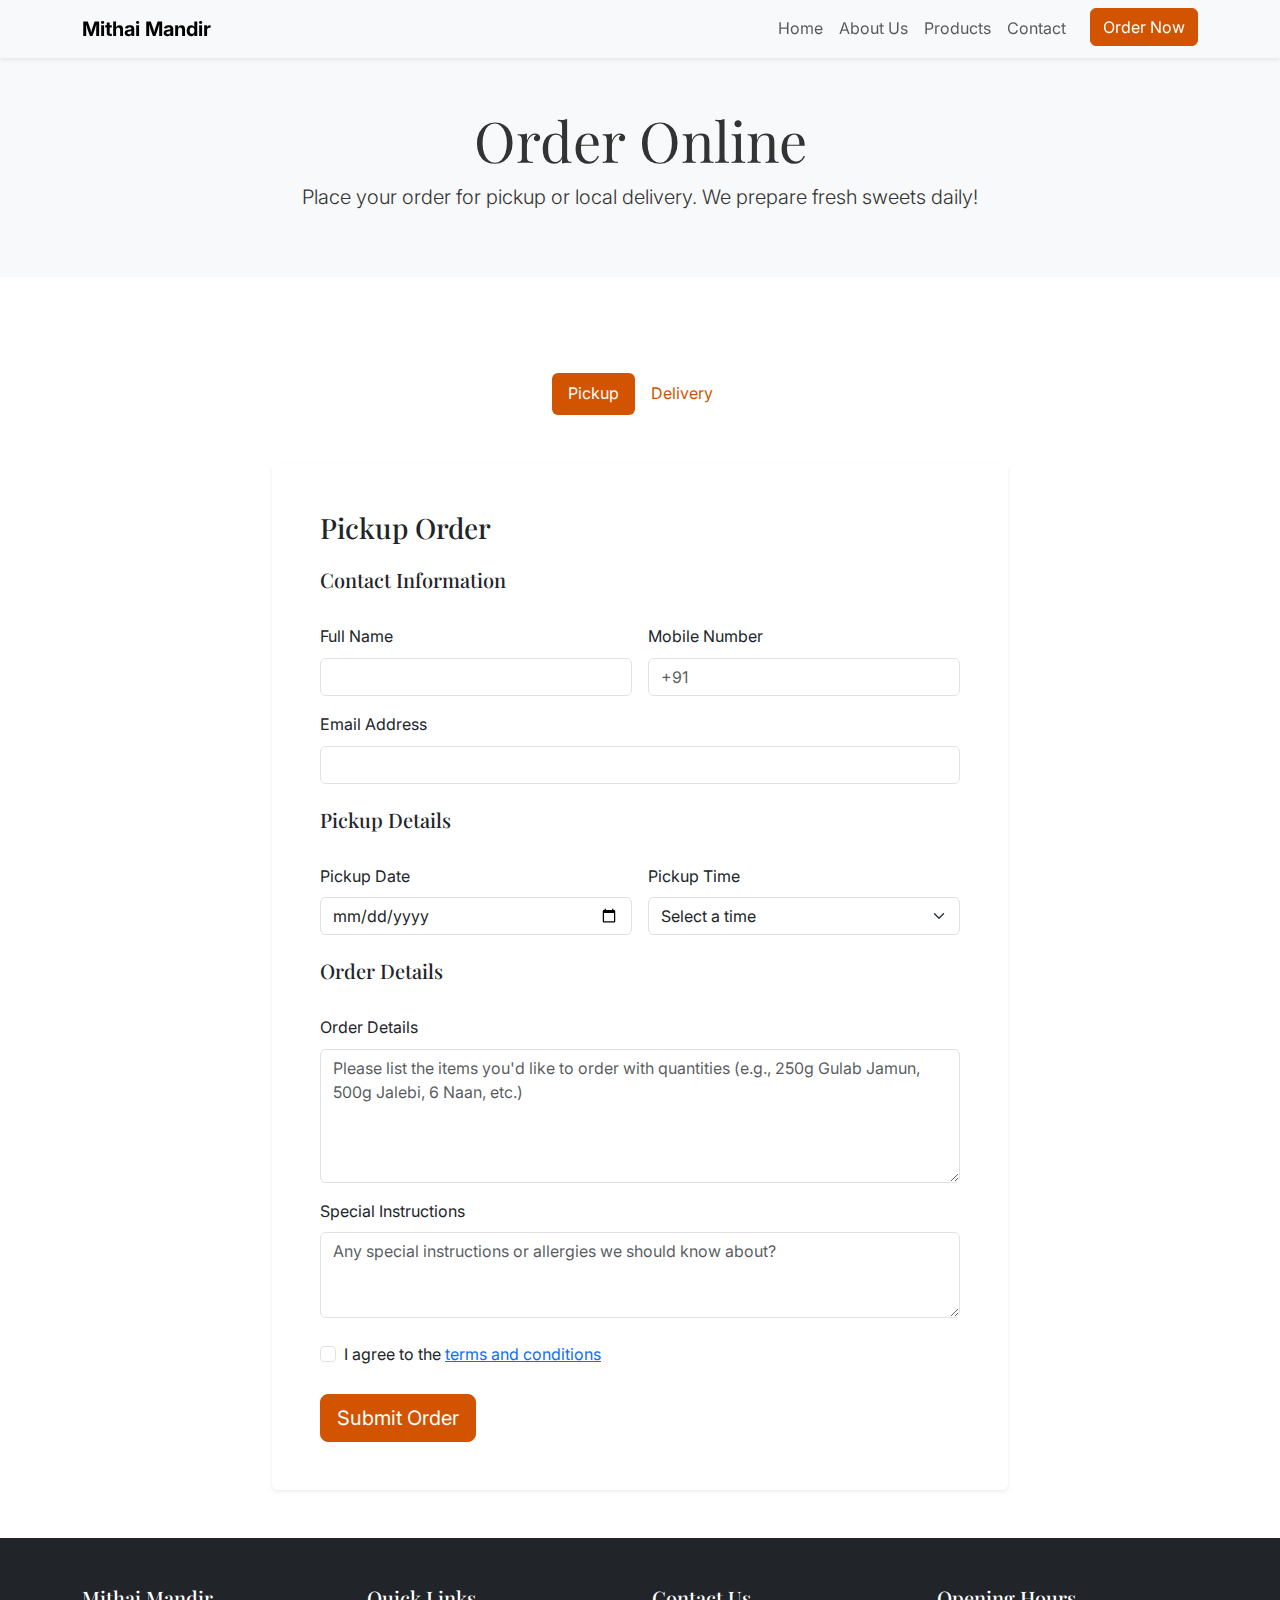
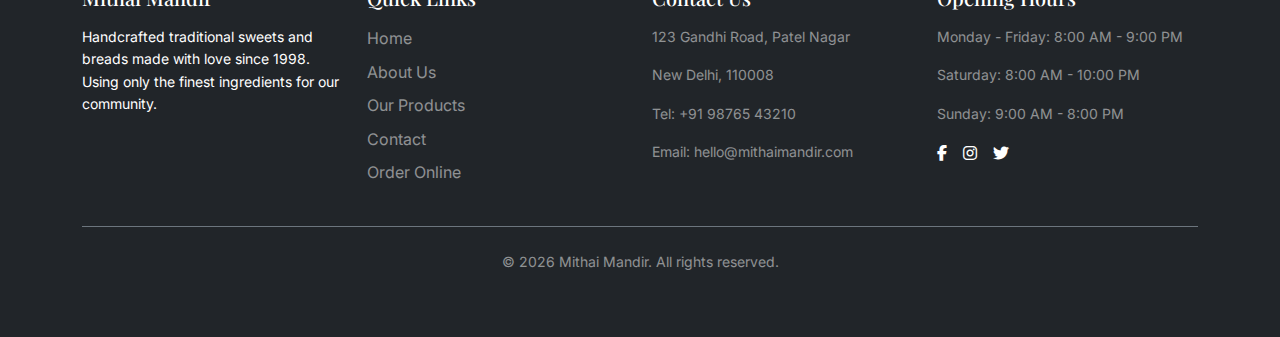
<file: order.html>
<!DOCTYPE html>
<html lang="en">

<head>
    <meta charset="UTF-8">
    <meta name="viewport" content="width=device-width, initial-scale=1.0">
    <title>Order Online - Mithai Mandir</title>
    <meta name="description"
        content="Place your order online for pickup or delivery from Mithai Mandir - Authentic Indian Sweets and Breads.">

    <!-- Bootstrap CSS -->
    <link href="https://cdn.jsdelivr.net/npm/bootstrap@5.3.0/dist/css/bootstrap.min.css" rel="stylesheet">

    <!-- Google Fonts -->
    <link
        href="https://fonts.googleapis.com/css2?family=Inter:wght@300;400;500;600;700&family=Playfair+Display:wght@400;500;600;700&display=swap"
        rel="stylesheet">

    <!-- Font Awesome Icons -->
    <link rel="stylesheet" href="https://cdnjs.cloudflare.com/ajax/libs/font-awesome/6.4.0/css/all.min.css">

    <!-- Custom CSS -->
    <link rel="stylesheet" href="./CSS/style.css">
</head>

<body>
    <!-- Navigation -->
    <nav class="navbar navbar-expand-lg navbar-light bg-light sticky-top shadow-sm">
        <div class="container">
            <a class="navbar-brand fw-bold" href="index.html">
                Mithai Mandir
            </a>
            <button class="navbar-toggler" type="button" data-bs-toggle="collapse" data-bs-target="#navbarNav">
                <span class="navbar-toggler-icon"></span>
            </button>
            <div class="collapse navbar-collapse" id="navbarNav">
                <ul class="navbar-nav ms-auto">
                    <li class="nav-item">
                        <a class="nav-link" href="index.html">Home</a>
                    </li>
                    <li class="nav-item">
                        <a class="nav-link" href="about.html">About Us</a>
                    </li>
                    <li class="nav-item">
                        <a class="nav-link" href="products.html">Products</a>
                    </li>
                    <li class="nav-item">
                        <a class="nav-link" href="contact.html">Contact</a>
                    </li>
                    <li class="nav-item ms-lg-3">
                        <a class="btn btn-primary active" href="order.html">Order Now</a>
                    </li>
                </ul>
            </div>
        </div>
    </nav>

    <!-- Page Header -->
    <section class="bg-light py-5 mb-5">
        <div class="container">
            <h1 class="text-center display-4">Order Online</h1>
            <p class="lead text-center">Place your order for pickup or local delivery. We prepare fresh sweets daily!
            </p>
        </div>
    </section>

    <!-- Order Form Section -->
    <section class="py-5">
        <div class="container">
            <div class="row">
                <div class="col-lg-8 mx-auto">
                    <!-- Order Tabs -->
                    <ul class="nav nav-pills mb-5 justify-content-center" id="orderTabs" role="tablist">
                        <li class="nav-item" role="presentation">
                            <button class="nav-link active" id="pickup-tab" data-bs-toggle="pill"
                                data-bs-target="#pickup" type="button" role="tab" aria-controls="pickup"
                                aria-selected="true">Pickup</button>
                        </li>
                        <li class="nav-item" role="presentation">
                            <button class="nav-link" id="delivery-tab" data-bs-toggle="pill" data-bs-target="#delivery"
                                type="button" role="tab" aria-controls="delivery"
                                aria-selected="false">Delivery</button>
                        </li>
                    </ul>

                    <div class="tab-content" id="orderTabsContent">
                        <!-- Pickup Tab -->
                        <div class="tab-pane fade show active" id="pickup" role="tabpanel" aria-labelledby="pickup-tab">
                            <div class="card border-0 shadow-sm">
                                <div class="card-body p-4 p-md-5">
                                    <h3 class="mb-4">Pickup Order</h3>

                                    <form id="pickupForm">
                                        <div class="row g-3">
                                            <!-- Contact Information -->
                                            <div class="col-12">
                                                <h5 class="mb-3">Contact Information</h5>
                                            </div>

                                            <div class="col-md-6">
                                                <label for="p-name" class="form-label">Full Name</label>
                                                <input type="text" class="form-control" id="p-name" required>
                                            </div>

                                            <div class="col-md-6">
                                                <label for="p-phone" class="form-label">Mobile Number</label>
                                                <input type="tel" class="form-control" id="p-phone" placeholder="+91"
                                                    required>
                                            </div>

                                            <div class="col-md-12">
                                                <label for="p-email" class="form-label">Email Address</label>
                                                <input type="email" class="form-control" id="p-email" required>
                                            </div>

                                            <!-- Pickup Details -->
                                            <div class="col-12 mt-4">
                                                <h5 class="mb-3">Pickup Details</h5>
                                            </div>

                                            <div class="col-md-6">
                                                <label for="p-date" class="form-label">Pickup Date</label>
                                                <input type="date" class="form-control" id="p-date" required>
                                            </div>

                                            <div class="col-md-6">
                                                <label for="p-time" class="form-label">Pickup Time</label>
                                                <select class="form-select" id="p-time" required>
                                                    <option value="">Select a time</option>
                                                    <option>8:00 AM</option>
                                                    <option>9:00 AM</option>
                                                    <option>10:00 AM</option>
                                                    <option>11:00 AM</option>
                                                    <option>12:00 PM</option>
                                                    <option>1:00 PM</option>
                                                    <option>2:00 PM</option>
                                                    <option>3:00 PM</option>
                                                    <option>4:00 PM</option>
                                                    <option>5:00 PM</option>
                                                    <option>6:00 PM</option>
                                                    <option>7:00 PM</option>
                                                    <option>8:00 PM</option>
                                                </select>
                                            </div>

                                            <!-- Order Details -->
                                            <div class="col-12 mt-4">
                                                <h5 class="mb-3">Order Details</h5>
                                            </div>

                                            <div class="col-12">
                                                <label for="p-order" class="form-label">Order Details</label>
                                                <textarea class="form-control" id="p-order" rows="5"
                                                    placeholder="Please list the items you'd like to order with quantities (e.g., 250g Gulab Jamun, 500g Jalebi, 6 Naan, etc.)"
                                                    required></textarea>
                                            </div>

                                            <div class="col-12">
                                                <label for="p-special" class="form-label">Special Instructions</label>
                                                <textarea class="form-control" id="p-special" rows="3"
                                                    placeholder="Any special instructions or allergies we should know about?"></textarea>
                                            </div>

                                            <div class="col-12 mt-4">
                                                <div class="form-check">
                                                    <input class="form-check-input" type="checkbox" id="p-terms"
                                                        required>
                                                    <label class="form-check-label" for="p-terms">
                                                        I agree to the <a href="#" data-bs-toggle="modal"
                                                            data-bs-target="#termsModal">terms and conditions</a>
                                                    </label>
                                                </div>
                                            </div>

                                            <div class="col-12 mt-4">
                                                <button type="submit" class="btn btn-primary btn-lg">Submit
                                                    Order</button>
                                            </div>
                                        </div>

                                        <div id="p-success" class="alert alert-success mt-4 d-none">
                                            Your order has been submitted! We'll contact you to confirm the details and
                                            arrange payment.
                                        </div>
                                    </form>
                                </div>
                            </div>
                        </div>

                        <!-- Delivery Tab -->
                        <div class="tab-pane fade" id="delivery" role="tabpanel" aria-labelledby="delivery-tab">
                            <div class="card border-0 shadow-sm">
                                <div class="card-body p-4 p-md-5">
                                    <h3 class="mb-4">Delivery Order</h3>

                                    <form id="deliveryForm">
                                        <div class="row g-3">
                                            <!-- Contact Information -->
                                            <div class="col-12">
                                                <h5 class="mb-3">Contact Information</h5>
                                            </div>

                                            <div class="col-md-6">
                                                <label for="d-name" class="form-label">Full Name</label>
                                                <input type="text" class="form-control" id="d-name" required>
                                            </div>

                                            <div class="col-md-6">
                                                <label for="d-phone" class="form-label">Mobile Number</label>
                                                <input type="tel" class="form-control" id="d-phone" placeholder="+91"
                                                    required>
                                            </div>

                                            <div class="col-md-12">
                                                <label for="d-email" class="form-label">Email Address</label>
                                                <input type="email" class="form-control" id="d-email" required>
                                            </div>

                                            <!-- Delivery Address -->
                                            <div class="col-12 mt-4">
                                                <h5 class="mb-3">Delivery Address</h5>
                                            </div>

                                            <div class="col-12">
                                                <label for="d-address" class="form-label">Street Address</label>
                                                <input type="text" class="form-control" id="d-address" required>
                                            </div>

                                            <div class="col-md-6">
                                                <label for="d-city" class="form-label">City</label>
                                                <input type="text" class="form-control" id="d-city" value="New Delhi"
                                                    required>
                                            </div>

                                            <div class="col-md-4">
                                                <label for="d-state" class="form-label">State</label>
                                                <input type="text" class="form-control" id="d-state" value="Delhi"
                                                    required>
                                            </div>

                                            <div class="col-md-2">
                                                <label for="d-zip" class="form-label">Pin Code</label>
                                                <input type="text" class="form-control" id="d-zip" placeholder="110XXX"
                                                    required>
                                            </div>

                                            <!-- Delivery Details -->
                                            <div class="col-12 mt-4">
                                                <h5 class="mb-3">Delivery Details</h5>
                                            </div>

                                            <div class="col-md-6">
                                                <label for="d-date" class="form-label">Delivery Date</label>
                                                <input type="date" class="form-control" id="d-date" required>
                                            </div>

                                            <div class="col-md-6">
                                                <label for="d-time" class="form-label">Preferred Time Window</label>
                                                <select class="form-select" id="d-time" required>
                                                    <option value="">Select a time window</option>
                                                    <option>Morning (9:00 AM - 12:00 PM)</option>
                                                    <option>Afternoon (12:00 PM - 3:00 PM)</option>
                                                    <option>Evening (3:00 PM - 6:00 PM)</option>
                                                    <option>Night (6:00 PM - 8:00 PM)</option>
                                                </select>
                                            </div>

                                            <!-- Order Details -->
                                            <div class="col-12 mt-4">
                                                <h5 class="mb-3">Order Details</h5>
                                            </div>

                                            <div class="col-12">
                                                <label for="d-order" class="form-label">Order Details</label>
                                                <textarea class="form-control" id="d-order" rows="5"
                                                    placeholder="Please list the items you'd like to order with quantities (e.g., 250g Gulab Jamun, 500g Jalebi, 6 Naan, etc.)"
                                                    required></textarea>
                                            </div>

                                            <div class="col-12">
                                                <label for="d-special" class="form-label">Special Instructions</label>
                                                <textarea class="form-control" id="d-special" rows="3"
                                                    placeholder="Any special instructions, landmark, or allergies we should know about?"></textarea>
                                            </div>

                                            <div class="col-12 mt-4">
                                                <div class="alert alert-info">
                                                    <small>Delivery is available within Delhi NCR. ₹50 delivery fee
                                                        applies (free for orders over ₹1000).</small>
                                                </div>
                                            </div>

                                            <div class="col-12">
                                                <div class="form-check">
                                                    <input class="form-check-input" type="checkbox" id="d-terms"
                                                        required>
                                                    <label class="form-check-label" for="d-terms">
                                                        I agree to the <a href="#" data-bs-toggle="modal"
                                                            data-bs-target="#termsModal">terms and conditions</a>
                                                    </label>
                                                </div>
                                            </div>

                                            <div class="col-12 mt-4">
                                                <button type="submit" class="btn btn-primary btn-lg">Submit
                                                    Order</button>
                                            </div>
                                        </div>

                                        <div id="d-success" class="alert alert-success mt-4 d-none">
                                            Your order has been submitted! We'll contact you to confirm the details and
                                            arrange payment.
                                        </div>
                                    </form>
                                </div>
                            </div>
                        </div>
                    </div>
                </div>
            </div>
        </div>
    </section>

    <!-- Terms Modal -->
    <div class="modal fade" id="termsModal" tabindex="-1" aria-labelledby="termsModalLabel" aria-hidden="true">
        <div class="modal-dialog modal-lg">
            <div class="modal-content">
                <div class="modal-header">
                    <h5 class="modal-title" id="termsModalLabel">Terms and Conditions</h5>
                    <button type="button" class="btn-close" data-bs-dismiss="modal" aria-label="Close"></button>
                </div>
                <div class="modal-body">
                    <h6>Order Policies</h6>
                    <p>All orders must be placed at least 12 hours in advance. For custom sweet boxes and wedding
                        orders, please allow 48-72 hours notice.</p>

                    <h6>Payment</h6>
                    <p>Payment is required at the time of pickup or delivery. We accept cash, credit cards, UPI, and
                        other mobile payment methods.</p>

                    <h6>Cancellations</h6>
                    <p>Orders may be canceled or modified up to 24 hours before pickup/delivery with no charge.
                        Cancellations with less than 24 hours notice may incur a 50% charge.</p>

                    <h6>Delivery</h6>
                    <p>Delivery is available within Delhi NCR. A ₹50 delivery fee applies for all orders under ₹1000.
                        For deliveries beyond our standard range, additional fees may apply.</p>

                    <h6>Allergies</h6>
                    <p>While we take precautions, our products may contain or come into contact with common allergens
                        including nuts, dairy, and gluten. Please inform us of any allergies when placing your order.
                    </p>

                    <h6>Festive Season</h6>
                    <p>During peak festive seasons (Diwali, Holi, etc.), advance ordering times may be extended. Please
                        check our website for special holiday hours and ordering deadlines.</p>
                </div>
                <div class="modal-footer">
                    <button type="button" class="btn btn-primary" data-bs-dismiss="modal">I Understand</button>
                </div>
            </div>
        </div>
    </div>

    <!-- Footer -->
    <footer class="bg-dark text-white py-5">
        <div class="container">
            <div class="row g-4">
                <!-- Column 1: Logo & About -->
                <div class="col-lg-3 col-md-6">
                    <h3 class="h5 mb-3">Mithai Mandir</h3>
                    <p class="small">Handcrafted traditional sweets and breads made with love since 1998. Using only the
                        finest ingredients for our community.</p>
                </div>

                <!-- Column 2: Quick Links -->
                <div class="col-lg-3 col-md-6">
                    <h4 class="h5 mb-3">Quick Links</h4>
                    <ul class="list-unstyled">
                        <li class="mb-2"><a href="index.html"
                                class="text-decoration-none text-white-50 hover-white">Home</a></li>
                        <li class="mb-2"><a href="about.html"
                                class="text-decoration-none text-white-50 hover-white">About Us</a></li>
                        <li class="mb-2"><a href="products.html"
                                class="text-decoration-none text-white-50 hover-white">Our Products</a></li>
                        <li class="mb-2"><a href="contact.html"
                                class="text-decoration-none text-white-50 hover-white">Contact</a></li>
                        <li><a href="order.html" class="text-decoration-none text-white-50 hover-white">Order Online</a>
                        </li>
                    </ul>
                </div>

                <!-- Column 3: Contact -->
                <div class="col-lg-3 col-md-6">
                    <h4 class="h5 mb-3">Contact Us</h4>
                    <address class="small text-white-50">
                        <p>123 Gandhi Road, Patel Nagar</p>
                        <p>New Delhi, 110008</p>
                        <p class="mt-2">Tel: +91 98765 43210</p>
                        <p>Email: hello@mithaimandir.com</p>
                    </address>
                </div>

                <!-- Column 4: Hours -->
                <div class="col-lg-3 col-md-6">
                    <h4 class="h5 mb-3">Opening Hours</h4>
                    <div class="small text-white-50">
                        <p>Monday - Friday: 8:00 AM - 9:00 PM</p>
                        <p>Saturday: 8:00 AM - 10:00 PM</p>
                        <p>Sunday: 9:00 AM - 8:00 PM</p>
                    </div>
                    <div class="mt-3 d-flex gap-3">
                        <a href="#" class="text-white"><i class="fab fa-facebook-f"></i></a>
                        <a href="#" class="text-white"><i class="fab fa-instagram"></i></a>
                        <a href="#" class="text-white"><i class="fab fa-twitter"></i></a>
                    </div>
                </div>
            </div>

            <div class="border-top border-secondary mt-4 pt-4 text-center text-white-50 small">
                <p>© <span id="current-year"></span> Mithai Mandir. All rights reserved.</p>
            </div>
        </div>
    </footer>

    <!-- Bootstrap JS Bundle with Popper -->
    <script src="https://cdn.jsdelivr.net/npm/bootstrap@5.3.0/dist/js/bootstrap.bundle.min.js"></script>

    <!-- Custom JavaScript -->
    <script src="./JS/script.js"></script>
</body>

</html>
</file>
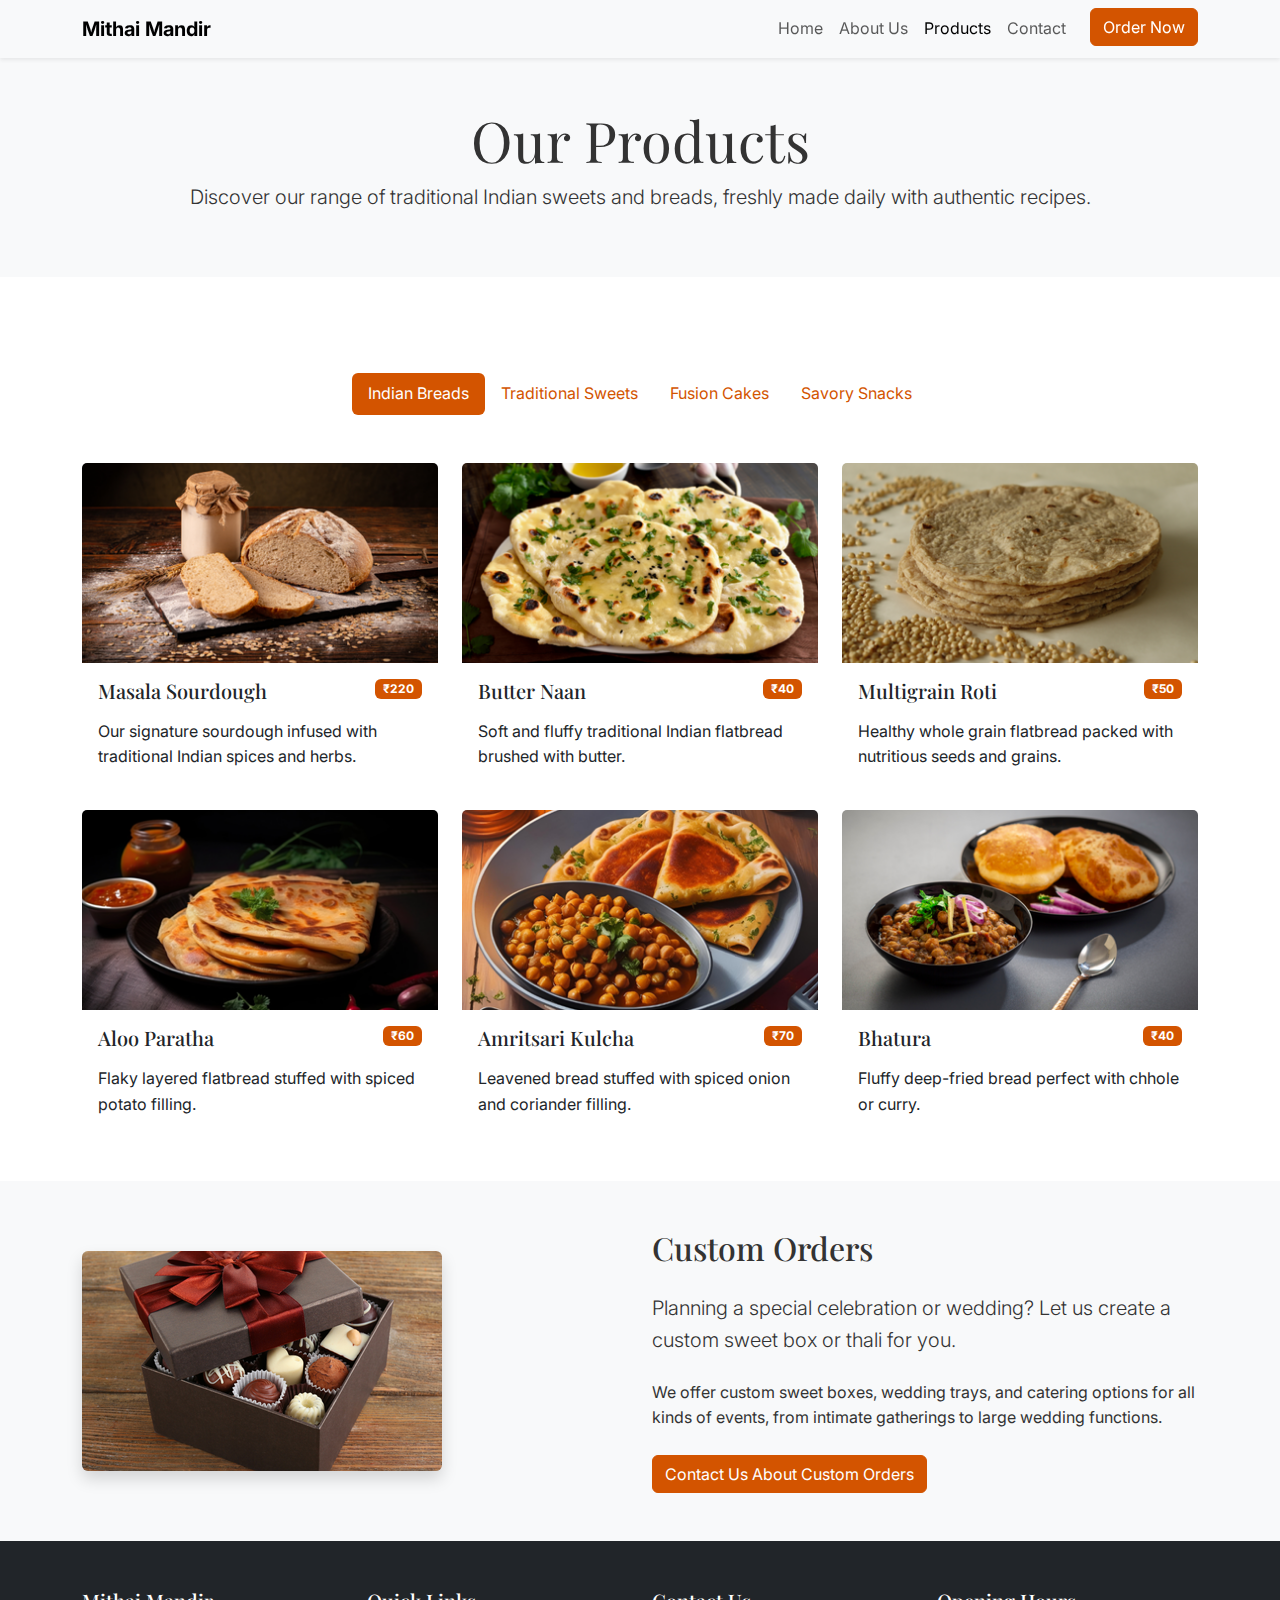
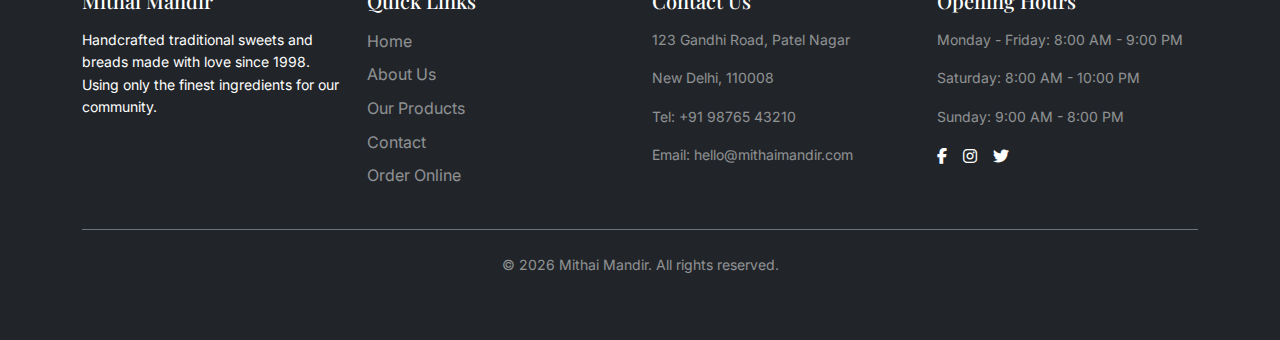
<file: products.html>
<!DOCTYPE html>
<html lang="en">

<head>
    <meta charset="UTF-8">
    <meta name="viewport" content="width=device-width, initial-scale=1.0">
    <title>Our Products - Mithai Mandir</title>
    <meta name="description" content="Explore our full range of traditional Indian sweets, breads, and savory snacks.">

    <!-- Bootstrap CSS -->
    <link href="https://cdn.jsdelivr.net/npm/bootstrap@5.3.0/dist/css/bootstrap.min.css" rel="stylesheet">

    <!-- Google Fonts -->
    <link
        href="https://fonts.googleapis.com/css2?family=Inter:wght@300;400;500;600;700&family=Playfair+Display:wght@400;500;600;700&display=swap"
        rel="stylesheet">

    <!-- Font Awesome Icons -->
    <link rel="stylesheet" href="https://cdnjs.cloudflare.com/ajax/libs/font-awesome/6.4.0/css/all.min.css">

    <!-- Custom CSS -->
    <link rel="stylesheet" href="./CSS/style.css">
</head>

<body>
    <!-- Navigation -->
    <nav class="navbar navbar-expand-lg navbar-light bg-light sticky-top shadow-sm">
        <div class="container">
            <a class="navbar-brand fw-bold" href="index.html">
                Mithai Mandir
            </a>
            <button class="navbar-toggler" type="button" data-bs-toggle="collapse" data-bs-target="#navbarNav">
                <span class="navbar-toggler-icon"></span>
            </button>
            <div class="collapse navbar-collapse" id="navbarNav">
                <ul class="navbar-nav ms-auto">
                    <li class="nav-item">
                        <a class="nav-link" href="index.html">Home</a>
                    </li>
                    <li class="nav-item">
                        <a class="nav-link" href="about.html">About Us</a>
                    </li>
                    <li class="nav-item">
                        <a class="nav-link active" href="products.html">Products</a>
                    </li>
                    <li class="nav-item">
                        <a class="nav-link" href="contact.html">Contact</a>
                    </li>
                    <li class="nav-item ms-lg-3">
                        <a class="btn btn-primary" href="order.html">Order Now</a>
                    </li>
                </ul>
            </div>
        </div>
    </nav>

    <!-- Page Header -->
    <section class="bg-light py-5 mb-5">
        <div class="container">
            <h1 class="text-center display-4">Our Products</h1>
            <p class="lead text-center">Discover our range of traditional Indian sweets and breads, freshly made daily
                with authentic recipes.</p>
        </div>
    </section>

    <!-- Product Categories -->
    <section class="py-5">
        <div class="container">
            <!-- Product Category Tabs -->
            <ul class="nav nav-pills mb-5 justify-content-center" id="productTabs" role="tablist">
                <li class="nav-item" role="presentation">
                    <button class="nav-link active" id="breads-tab" data-bs-toggle="pill" data-bs-target="#breads"
                        type="button" role="tab" aria-controls="breads" aria-selected="true">Indian Breads</button>
                </li>
                <li class="nav-item" role="presentation">
                    <button class="nav-link" id="sweets-tab" data-bs-toggle="pill" data-bs-target="#sweets"
                        type="button" role="tab" aria-controls="sweets" aria-selected="false">Traditional
                        Sweets</button>
                </li>
                <li class="nav-item" role="presentation">
                    <button class="nav-link" id="cakes-tab" data-bs-toggle="pill" data-bs-target="#cakes" type="button"
                        role="tab" aria-controls="cakes" aria-selected="false">Fusion Cakes</button>
                </li>
                <li class="nav-item" role="presentation">
                    <button class="nav-link" id="savory-tab" data-bs-toggle="pill" data-bs-target="#savory"
                        type="button" role="tab" aria-controls="savory" aria-selected="false">Savory Snacks</button>
                </li>
            </ul>

            <div class="tab-content" id="productTabsContent">
                <!-- Indian Breads Tab -->
                <div class="tab-pane fade show active" id="breads" role="tabpanel" aria-labelledby="breads-tab">
                    <div class="row g-4">
                        <!-- Bread Item 1 -->
                        <div class="col-md-6 col-lg-4">
                            <div class="card product-item h-100">
                                <img src="img/sourdough.png" class="card-img-top" alt="Masala Sourdough">
                                <div class="card-body">
                                    <div class="d-flex justify-content-between align-items-start mb-2">
                                        <h3 class="h5 card-title">Masala Sourdough</h3>
                                        <span class="badge bg-primary">₹220</span>
                                    </div>
                                    <p class="card-text">Our signature sourdough infused with traditional Indian spices
                                        and herbs.</p>
                                </div>
                            </div>
                        </div>

                        <!-- Bread Item 2 -->
                        <div class="col-md-6 col-lg-4">
                            <div class="card product-item h-100">
                                <img src="img/products/naan.png" class="card-img-top" alt="Butter Naan">
                                <div class="card-body">
                                    <div class="d-flex justify-content-between align-items-start mb-2">
                                        <h3 class="h5 card-title">Butter Naan</h3>
                                        <span class="badge bg-primary">₹40</span>
                                    </div>
                                    <p class="card-text">Soft and fluffy traditional Indian flatbread brushed with
                                        butter.</p>
                                </div>
                            </div>
                        </div>

                        <!-- Bread Item 3 -->
                        <div class="col-md-6 col-lg-4">
                            <div class="card product-item h-100">
                                <img src="img/products/multigrain-roti.png" class="card-img-top" alt="Multigrain Roti">
                                <div class="card-body">
                                    <div class="d-flex justify-content-between align-items-start mb-2">
                                        <h3 class="h5 card-title">Multigrain Roti</h3>
                                        <span class="badge bg-primary">₹50</span>
                                    </div>
                                    <p class="card-text">Healthy whole grain flatbread packed with nutritious seeds and
                                        grains.</p>
                                </div>
                            </div>
                        </div>

                        <!-- Bread Item 4 -->
                        <div class="col-md-6 col-lg-4">
                            <div class="card product-item h-100">
                                <img src="img/products/paratha.png" class="card-img-top" alt="Aloo Paratha">
                                <div class="card-body">
                                    <div class="d-flex justify-content-between align-items-start mb-2">
                                        <h3 class="h5 card-title">Aloo Paratha</h3>
                                        <span class="badge bg-primary">₹60</span>
                                    </div>
                                    <p class="card-text">Flaky layered flatbread stuffed with spiced potato filling.</p>
                                </div>
                            </div>
                        </div>

                        <!-- Bread Item 5 -->
                        <div class="col-md-6 col-lg-4">
                            <div class="card product-item h-100">
                                <img src="img/products/kulcha.png" class="card-img-top" alt="Amritsari Kulcha">
                                <div class="card-body">
                                    <div class="d-flex justify-content-between align-items-start mb-2">
                                        <h3 class="h5 card-title">Amritsari Kulcha</h3>
                                        <span class="badge bg-primary">₹70</span>
                                    </div>
                                    <p class="card-text">Leavened bread stuffed with spiced onion and coriander filling.
                                    </p>
                                </div>
                            </div>
                        </div>

                        <!-- Bread Item 6 -->
                        <div class="col-md-6 col-lg-4">
                            <div class="card product-item h-100">
                                <img src="img/products/bhatura.png" class="card-img-top" alt="Bhatura">
                                <div class="card-body">
                                    <div class="d-flex justify-content-between align-items-start mb-2">
                                        <h3 class="h5 card-title">Bhatura</h3>
                                        <span class="badge bg-primary">₹40</span>
                                    </div>
                                    <p class="card-text">Fluffy deep-fried bread perfect with chhole or curry.</p>
                                </div>
                            </div>
                        </div>
                    </div>
                </div>

                <!-- Traditional Sweets Tab -->
                <div class="tab-pane fade" id="sweets" role="tabpanel" aria-labelledby="sweets-tab">
                    <div class="row g-4">
                        <!-- Sweet Item 1 -->
                        <div class="col-md-6 col-lg-4">
                            <div class="card product-item h-100">
                                <img src="img/products/gulab-jamun.png" class="card-img-top" alt="Gulab Jamun">
                                <div class="card-body">
                                    <div class="d-flex justify-content-between align-items-start mb-2">
                                        <h3 class="h5 card-title">Gulab Jamun</h3>
                                        <span class="badge bg-primary">₹150</span>
                                    </div>
                                    <p class="card-text">Soft milk-solid dumplings soaked in rose-flavored sugar syrup.
                                    </p>
                                </div>
                            </div>
                        </div>

                        <!-- Sweet Item 2 -->
                        <div class="col-md-6 col-lg-4">
                            <div class="card product-item h-100">
                                <img src="img/products/jalebi.png" class="card-img-top" alt="Jalebi">
                                <div class="card-body">
                                    <div class="d-flex justify-content-between align-items-start mb-2">
                                        <h3 class="h5 card-title">Jalebi</h3>
                                        <span class="badge bg-primary">₹120</span>
                                    </div>
                                    <p class="card-text">Crispy, syrup-soaked spirals with a sweet and tangy flavor.</p>
                                </div>
                            </div>
                        </div>

                        <!-- Additional sweet items -->
                        <div class="col-md-6 col-lg-4">
                            <div class="card product-item h-100">
                                <img src="img/products/rasmalai.png" class="card-img-top" alt="Rasmalai">
                                <div class="card-body">
                                    <div class="d-flex justify-content-between align-items-start mb-2">
                                        <h3 class="h5 card-title">Rasmalai</h3>
                                        <span class="badge bg-primary">₹220</span>
                                    </div>
                                    <p class="card-text">Soft cottage cheese dumplings in saffron and cardamom flavored
                                        milk.</p>
                                </div>
                            </div>
                        </div>
                    </div>
                </div>

                <!-- Fusion Cakes Tab -->
                <div class="tab-pane fade" id="cakes" role="tabpanel" aria-labelledby="cakes-tab">
                    <!-- Cake items -->
                    <div class="row g-4">
                        <div class="col-md-6 col-lg-4">
                            <div class="card product-item h-100">
                                <img src="img/products/rasmalai-cake.png" class="card-img-top" alt="Rasmalai Cake">
                                <div class="card-body">
                                    <div class="d-flex justify-content-between align-items-start mb-2">
                                        <h3 class="h5 card-title">Rasmalai Cake</h3>
                                        <span class="badge bg-primary">₹1200</span>
                                    </div>
                                    <p class="card-text">Sponge cake infused with rasmalai flavors and topped with rabri
                                        frosting.</p>
                                </div>
                            </div>
                        </div>

                        <div class="col-md-6 col-lg-4">
                            <div class="card product-item h-100">
                                <img src="img/products/gulab-jamun-cake.png" class="card-img-top"
                                    alt="Gulab Jamun Cake">
                                <div class="card-body">
                                    <div class="d-flex justify-content-between align-items-start mb-2">
                                        <h3 class="h5 card-title">Gulab Jamun Cake</h3>
                                        <span class="badge bg-primary">₹1100</span>
                                    </div>
                                    <p class="card-text">Moist cake with gulab jamun pieces and syrup-infused layers.
                                    </p>
                                </div>
                            </div>
                        </div>
                    </div>
                </div>

                <!-- Savory Items Tab -->
                <div class="tab-pane fade" id="savory" role="tabpanel" aria-labelledby="savory-tab">
                    <!-- Savory items -->
                    <div class="row g-4">
                        <div class="col-md-6 col-lg-4">
                            <div class="card product-item h-100">
                                <img src="img/products/samosa.png" class="card-img-top" alt="Samosa">
                                <div class="card-body">
                                    <div class="d-flex justify-content-between align-items-start mb-2">
                                        <h3 class="h5 card-title">Samosa</h3>
                                        <span class="badge bg-primary">₹25</span>
                                    </div>
                                    <p class="card-text">Crispy pastry filled with spiced potatoes and peas.</p>
                                </div>
                            </div>
                        </div>

                        <div class="col-md-6 col-lg-4">
                            <div class="card product-item h-100">
                                <img src="img/products/kachori.png" class="card-img-top" alt="Kachori">
                                <div class="card-body">
                                    <div class="d-flex justify-content-between align-items-start mb-2">
                                        <h3 class="h5 card-title">Kachori</h3>
                                        <span class="badge bg-primary">₹30</span>
                                    </div>
                                    <p class="card-text">Deep-fried pastry filled with spiced lentils and onions.</p>
                                </div>
                            </div>
                        </div>
                    </div>
                </div>
            </div>
        </div>
    </section>

    <!-- Custom Orders -->
    <section class="py-5 bg-light">
        <div class="container">
            <div class="row align-items-center">
                <div class="col-lg-6 mb-4 mb-lg-0">
                    <img src="img/custom.png" class="img-fluid rounded shadow" alt="Custom sweets tray">
                </div>
                <div class="col-lg-6">
                    <h2 class="mb-4">Custom Orders</h2>
                    <p class="lead mb-4">Planning a special celebration or wedding? Let us create a custom sweet box or
                        thali for you.</p>
                    <p class="mb-4">We offer custom sweet boxes, wedding trays, and catering options for all kinds of
                        events, from intimate gatherings to large wedding functions.</p>
                    <a href="contact.html" class="btn btn-primary">Contact Us About Custom Orders</a>
                </div>
            </div>
        </div>
    </section>

    <!-- Footer -->
    <footer class="bg-dark text-white py-5">
        <div class="container">
            <div class="row g-4">
                <!-- Column 1: Logo & About -->
                <div class="col-lg-3 col-md-6">
                    <h3 class="h5 mb-3">Mithai Mandir</h3>
                    <p class="small">Handcrafted traditional sweets and breads made with love since 1998. Using only the
                        finest ingredients for our community.</p>
                </div>

                <!-- Column 2: Quick Links -->
                <div class="col-lg-3 col-md-6">
                    <h4 class="h5 mb-3">Quick Links</h4>
                    <ul class="list-unstyled">
                        <li class="mb-2"><a href="index.html"
                                class="text-decoration-none text-white-50 hover-white">Home</a></li>
                        <li class="mb-2"><a href="about.html"
                                class="text-decoration-none text-white-50 hover-white">About Us</a></li>
                        <li class="mb-2"><a href="products.html"
                                class="text-decoration-none text-white-50 hover-white">Our Products</a></li>
                        <li class="mb-2"><a href="contact.html"
                                class="text-decoration-none text-white-50 hover-white">Contact</a></li>
                        <li><a href="order.html" class="text-decoration-none text-white-50 hover-white">Order Online</a>
                        </li>
                    </ul>
                </div>

                <!-- Column 3: Contact -->
                <div class="col-lg-3 col-md-6">
                    <h4 class="h5 mb-3">Contact Us</h4>
                    <address class="small text-white-50">
                        <p>123 Gandhi Road, Patel Nagar</p>
                        <p>New Delhi, 110008</p>
                        <p class="mt-2">Tel: +91 98765 43210</p>
                        <p>Email: hello@mithaimandir.com</p>
                    </address>
                </div>

                <!-- Column 4: Hours -->
                <div class="col-lg-3 col-md-6">
                    <h4 class="h5 mb-3">Opening Hours</h4>
                    <div class="small text-white-50">
                        <p>Monday - Friday: 8:00 AM - 9:00 PM</p>
                        <p>Saturday: 8:00 AM - 10:00 PM</p>
                        <p>Sunday: 9:00 AM - 8:00 PM</p>
                    </div>
                    <div class="mt-3 d-flex gap-3">
                        <a href="#" class="text-white"><i class="fab fa-facebook-f"></i></a>
                        <a href="#" class="text-white"><i class="fab fa-instagram"></i></a>
                        <a href="#" class="text-white"><i class="fab fa-twitter"></i></a>
                    </div>
                </div>
            </div>

            <div class="border-top border-secondary mt-4 pt-4 text-center text-white-50 small">
                <p>© <span id="current-year"></span> Mithai Mandir. All rights reserved.</p>
            </div>
        </div>
    </footer>

    <!-- Bootstrap JS Bundle with Popper -->
    <script src="https://cdn.jsdelivr.net/npm/bootstrap@5.3.0/dist/js/bootstrap.bundle.min.js"></script>

    <!-- Custom JavaScript -->
    <script src="./JS/script.js"></script>
</body>

</html>
</file>
<file: CSS/style.css>
body {
    font-family: 'Inter', sans-serif;
    color: #333;
    line-height: 1.6;
}

h1,
h2,
h3,
h4,
h5,
h6 {
    font-family: 'Playfair Display', serif;
}

.btn-primary {
    background-color: #D35400 !important;
    border-color: #D35400 !important;
}

.btn-primary:hover,
.btn-primary:focus {
    background-color: #A04000 !important;
    border-color: #A04000 !important;
}

.btn-outline-primary {
    color: #D35400;
    border-color: #D35400 !important;
}

.btn-outline-primary:hover,
.btn-outline-primary:focus {
    background-color: #D35400 !important;
    border-color: #D35400 !important;
}

.text-primary {
    color: #D35400 !important;
}

.bg-primary {
    background-color: #D35400 !important;
}

/* Hero Section */
.hero {
    background-color: #FFF1DE;
    padding: 6rem 0;
}

/* Product Cards */
.product-card {
    transition: transform 0.3s ease, box-shadow 0.3s ease;
    border: none;
    box-shadow: 0 4px 6px rgba(0, 0, 0, 0.1);
}

.product-card:hover {
    transform: translateY(-5px);
    box-shadow: 0 10px 15px rgba(0, 0, 0, 0.1);
}

.product-card .card-img-top {
    height: 220px;
    object-fit: cover;
}

/* Product Items */
.product-item {
    transition: transform 0.3s ease;
    border: none;
}

.product-item:hover {
    transform: translateY(-5px);
}

.product-item .card-img-top {
    height: 200px;
    object-fit: cover;
}

/* Testimonials */
.testimonial {
    border: none;
    box-shadow: 0 4px 6px rgba(0, 0, 0, 0.05);
}

/* Social Icons */
.social-icon {
    transition: transform 0.2s ease;
}

.social-icon:hover {
    transform: scale(1.1);
}

/* Footer */
.hover-white:hover {
    color: white !important;
}

/* Custom nav-pills for product tabs */
.nav-pills .nav-link {
    color: #D35400 !important;
    background-color: transparent !important;
}

.nav-pills .nav-link.active {
    background-color: #D35400 !important;
    color: white !important;
}

/* Form focus state */
.form-control:focus,
.form-select:focus {
    border-color: #D35400 !important;
    box-shadow: 0 0 0 0.25rem rgba(211, 84, 0, 0.25) !important;
}

/* Images placeholder styling */
.card-img-top,
.img-fluid {
    background-color: #FFF1DE;
    background-image: url("data:image/svg+xml,%3Csvg xmlns='http://www.w3.org/2000/svg' width='24' height='24' viewBox='0 0 24 24' fill='none' stroke='%23D35400' stroke-width='2' stroke-linecap='round' stroke-linejoin='round'%3E%3Crect x='3' y='3' width='18' height='18' rx='2' ry='2'%3E%3C/rect%3E%3Ccircle cx='8.5' cy='8.5' r='1.5'%3E%3C/circle%3E%3Cpolyline points='21 15 16 10 5 21'%3E%3C/polyline%3E%3C/svg%3E");
    background-repeat: no-repeat;
    background-position: center;
}

/* Festival banner style */
.festival-banner {
    background: linear-gradient(to right, #FFD700, #FF8C00) !important;
    color: #fff;
    padding: 10px 0;
    text-align: center;
}

/* Featured product badge */
.featured-badge {
    position: absolute;
    top: 10px;
    right: 10px;
    background-color: #D35400 !important;
    color: #fff;
    padding: 5px 10px;
    border-radius: 20px;
    font-size: 0.8rem;
}

/* Responsive adjustments */
@media (max-width: 768px) {
    .hero {
        padding: 4rem 0;
    }

    .display-4 {
        font-size: calc(1.375rem + 1.5vw);
    }
}
</file>
